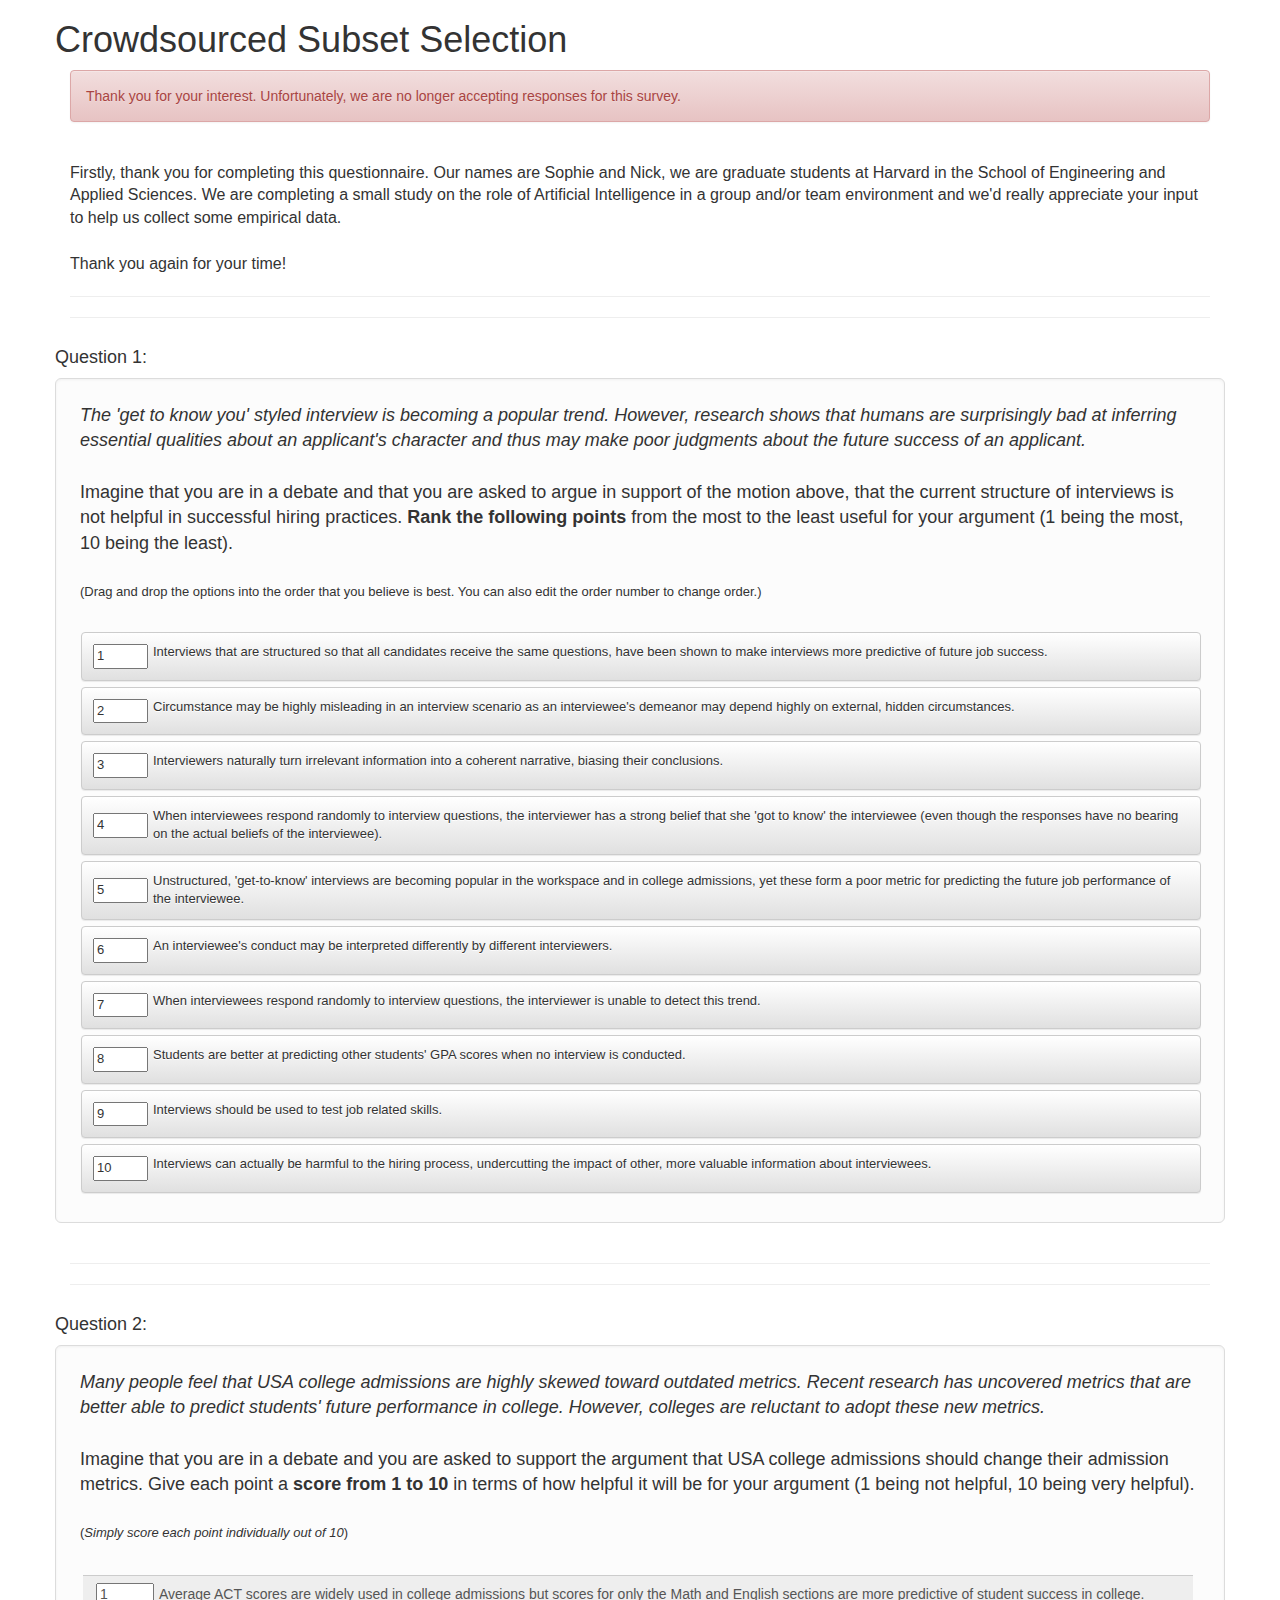
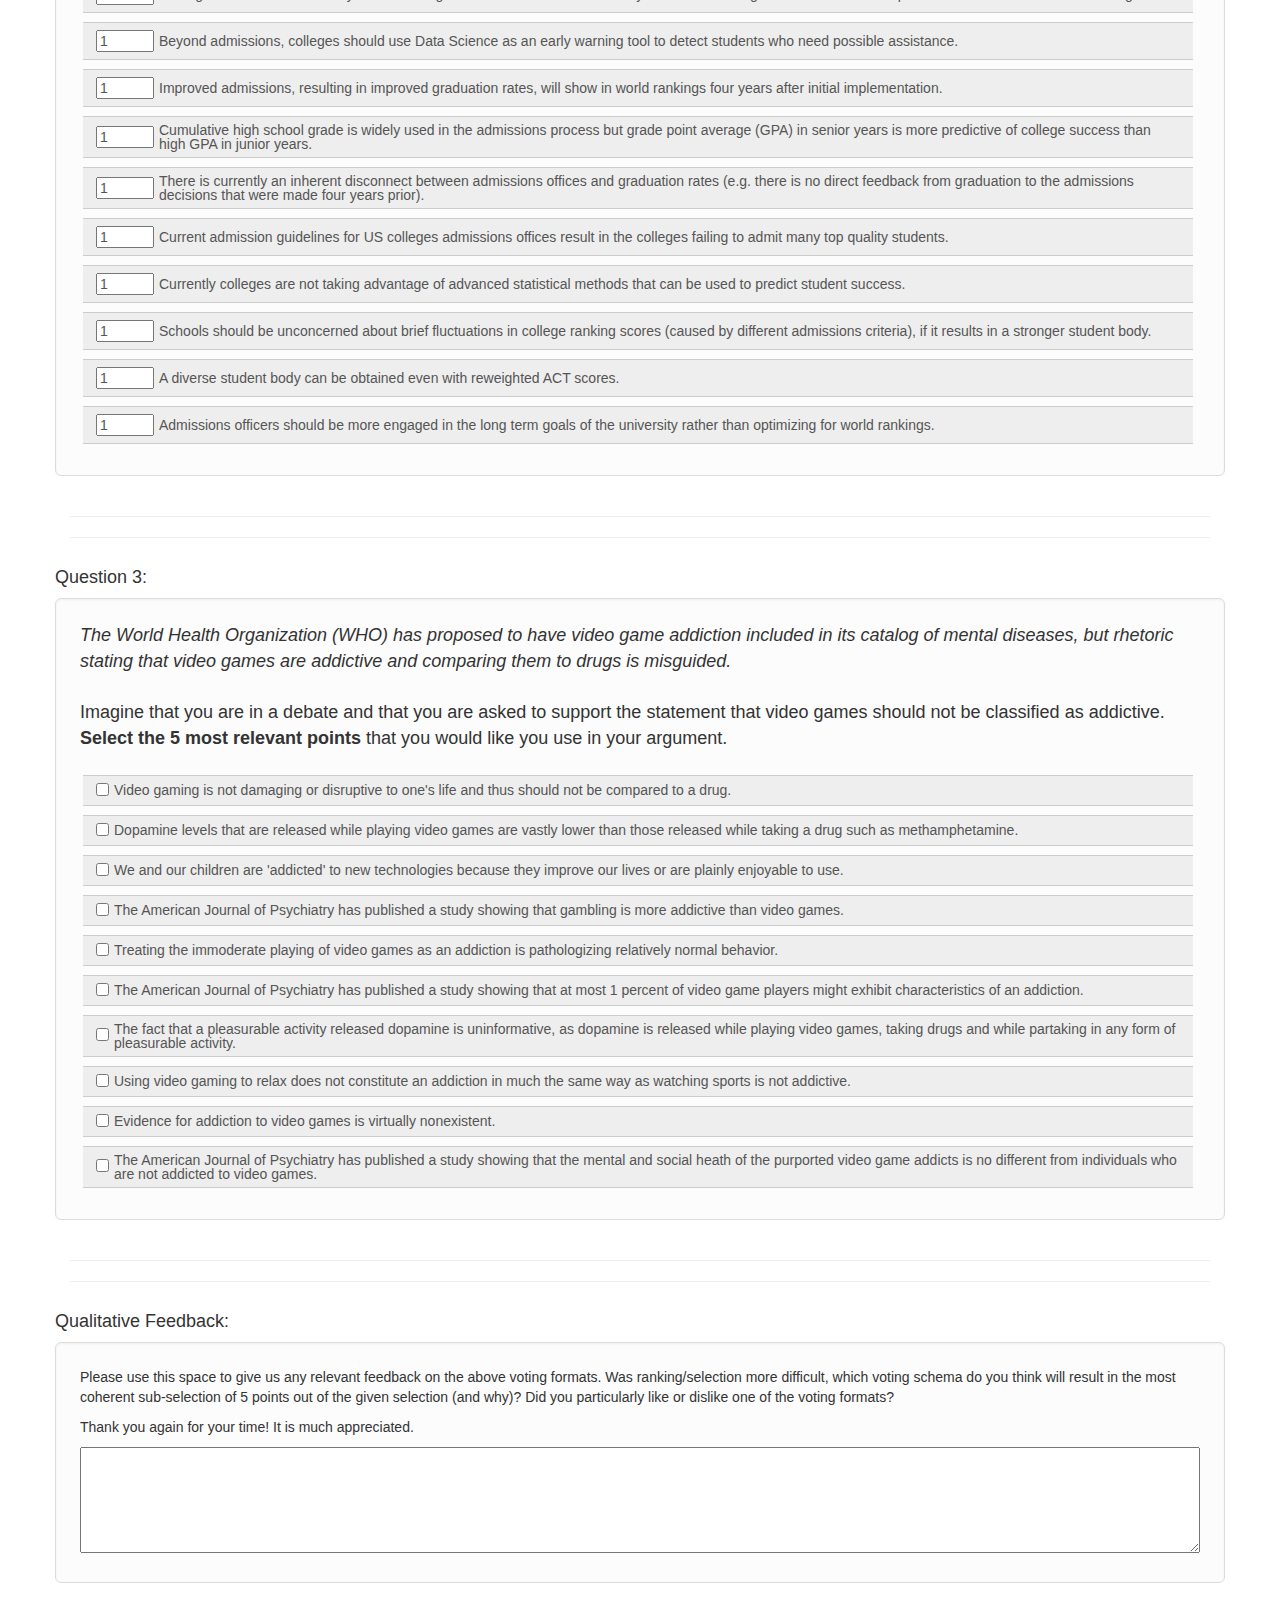
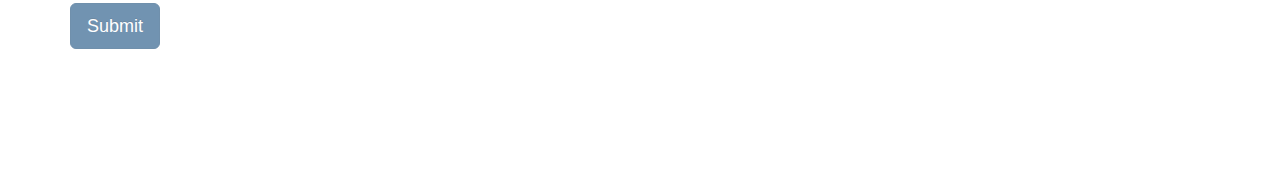
<file: web-selection-form/index.html>
<!doctype html>
<html class="no-js" lang="">
    <head>
        <meta charset="utf-8">
        <meta http-equiv="x-ua-compatible" content="ie=edge">

        <meta charset="utf-8">
        <meta name="viewport" content="width=device-width, initial-scale=1">
        <title>Subset Selection Survey</title>

        <!--<link rel="stylesheet" href="/resources/demos/style.css">-->
        <link rel="shortcut icon" href="favicon.png" type="image/x-icon">
        <style>
            .sortable { list-style-type: none; margin: 0; padding: 0; width: 100%; }
            .sortable li { margin: 1px 5px 5px 1px; padding: 2px; padding-left: 1.5em; font-size: 1.4em; }
            /*#sortable li span { position: absolute; margin-left: -1.3em; }*/
        </style>

        <link rel="stylesheet" href="js/jquery-ui-1.12.1/jquery-ui.min.css">
        <script src="js/jquery-3.2.1.min.js"></script>
        <script src="js/jquery-ui-1.12.1/jquery-ui.min.js"></script>
        <!--<script src="https://code.jquery.com/ui/1.12.1/jquery-ui.js"></script>-->

        <title>Crowdsourced Subset Selection</title>

        <meta name="description" content="">
        <meta name="viewport" content="width=device-width, initial-scale=1">

        <link rel="apple-touch-icon" href="apple-touch-icon.png">
        <!-- Place favicon.ico in the root directory -->

        <link rel="stylesheet" href="css/normalize.css">
        <link rel="stylesheet" href="css/main.css">

        <!-- Latest compiled and minified CSS -->
        <link rel="stylesheet" href="css/bootstrap.min.css" >

        <!-- Optional theme -->
        <link rel="stylesheet" href="css/bootstrap-theme.min.css" >
        <!-- Latest compiled and minified JavaScript -->
        <script src="js/bootstrap.min.js" ></script>
        <script src="js/vendor/modernizr-2.8.3.min.js"></script>
    </head>
    <body>
        <!--[if lt IE 8]>
            <p class="browserupgrade">You are using an <strong>outdated</strong> browser. Please <a href="http://browsehappy.com/">upgrade your browser</a> to improve your experience.</p>
        <![endif]-->

        <!-- Add your site or application content here -->

        <div class="container">
            <div class="row">
                <h1>Crowdsourced Subset Selection</h1>
            </div>

            <div class="alert alert-danger" role="alert">Thank you for your interest. Unfortunately, we are no longer accepting responses for this survey.</div>

            <br />
            <p style="font-size: medium">
                Firstly, thank you for completing this questionnaire. Our names are Sophie and Nick, we are graduate students at Harvard in the School of Engineering and Applied Sciences. We are completing a small study on the role of Artificial Intelligence in a group and/or team environment and we'd really appreciate your input to help us collect some empirical data.
                <br/>
                <br/>
                Thank you again for your time!
            </p>
            <hr />
            <hr />

            <div class="row">
                <h4>Question 1:</h4>
                <div class="well well-lg">
                    <div class="question_description" id="question1_description">
                    </div>
                    <br />
                    <ul id="question1_content">
                      </ul>
                </div>
            </div>

            <hr />
            <hr />

            <div class="row">
                <h4>Question 2:</h4>
                <div class="well well-lg">
                    <div class="question_description" id="question2_description">
                    </div>
                    <br />
                    <ul id="question2_content">
                    </ul>
                </div>
            </div>

            <hr />
            <hr />

            <div class="row">
                <h4>Question 3:</h4>
                <div class="well well-lg">
                    <div class="question_description" id="question3_description">
                    </div>
                    <br />
                    <ul id="question3_content">
                    </ul>
                </div>
            </div>

            <hr />
            <hr />

            <div class="row">
                <h4>Qualitative Feedback:</h4>
                <div class="well well-lg">
                    <p>Please use this space to give us any relevant feedback on the above voting formats. Was ranking/selection more difficult, which voting schema do you think will result in the most coherent sub-selection of 5 points out of the given selection (and why)? Did you particularly like or dislike one of the voting formats?</p>

                    <p>Thank you again for your time! It is much appreciated.</p>

                    <textarea id="qualitative_feedback" rows="5" style="width: 100%"></textarea>
                </div>
            </div>

            <div style="padding-bottom: 10em;">
                <button type="button" class="btn btn-lg btn-primary disabled" id="submitButton">Submit</button>
            </div>
        </div>

            <script>

//            window.mobileAndTabletcheck = function() {
//                var check = false;
//                (function(a){if(/(android|bb\d+|meego).+mobile|avantgo|bada\/|blackberry|blazer|compal|elaine|fennec|hiptop|iemobile|ip(hone|od)|iris|kindle|lge |maemo|midp|mmp|mobile.+firefox|netfront|opera m(ob|in)i|palm( os)?|phone|p(ixi|re)\/|plucker|pocket|psp|series(4|6)0|symbian|treo|up\.(browser|link)|vodafone|wap|windows ce|xda|xiino|android|ipad|playbook|silk/i.test(a)||/1207|6310|6590|3gso|4thp|50[1-6]i|770s|802s|a wa|abac|ac(er|oo|s\-)|ai(ko|rn)|al(av|ca|co)|amoi|an(ex|ny|yw)|aptu|ar(ch|go)|as(te|us)|attw|au(di|\-m|r |s )|avan|be(ck|ll|nq)|bi(lb|rd)|bl(ac|az)|br(e|v)w|bumb|bw\-(n|u)|c55\/|capi|ccwa|cdm\-|cell|chtm|cldc|cmd\-|co(mp|nd)|craw|da(it|ll|ng)|dbte|dc\-s|devi|dica|dmob|do(c|p)o|ds(12|\-d)|el(49|ai)|em(l2|ul)|er(ic|k0)|esl8|ez([4-7]0|os|wa|ze)|fetc|fly(\-|_)|g1 u|g560|gene|gf\-5|g\-mo|go(\.w|od)|gr(ad|un)|haie|hcit|hd\-(m|p|t)|hei\-|hi(pt|ta)|hp( i|ip)|hs\-c|ht(c(\-| |_|a|g|p|s|t)|tp)|hu(aw|tc)|i\-(20|go|ma)|i230|iac( |\-|\/)|ibro|idea|ig01|ikom|im1k|inno|ipaq|iris|ja(t|v)a|jbro|jemu|jigs|kddi|keji|kgt( |\/)|klon|kpt |kwc\-|kyo(c|k)|le(no|xi)|lg( g|\/(k|l|u)|50|54|\-[a-w])|libw|lynx|m1\-w|m3ga|m50\/|ma(te|ui|xo)|mc(01|21|ca)|m\-cr|me(rc|ri)|mi(o8|oa|ts)|mmef|mo(01|02|bi|de|do|t(\-| |o|v)|zz)|mt(50|p1|v )|mwbp|mywa|n10[0-2]|n20[2-3]|n30(0|2)|n50(0|2|5)|n7(0(0|1)|10)|ne((c|m)\-|on|tf|wf|wg|wt)|nok(6|i)|nzph|o2im|op(ti|wv)|oran|owg1|p800|pan(a|d|t)|pdxg|pg(13|\-([1-8]|c))|phil|pire|pl(ay|uc)|pn\-2|po(ck|rt|se)|prox|psio|pt\-g|qa\-a|qc(07|12|21|32|60|\-[2-7]|i\-)|qtek|r380|r600|raks|rim9|ro(ve|zo)|s55\/|sa(ge|ma|mm|ms|ny|va)|sc(01|h\-|oo|p\-)|sdk\/|se(c(\-|0|1)|47|mc|nd|ri)|sgh\-|shar|sie(\-|m)|sk\-0|sl(45|id)|sm(al|ar|b3|it|t5)|so(ft|ny)|sp(01|h\-|v\-|v )|sy(01|mb)|t2(18|50)|t6(00|10|18)|ta(gt|lk)|tcl\-|tdg\-|tel(i|m)|tim\-|t\-mo|to(pl|sh)|ts(70|m\-|m3|m5)|tx\-9|up(\.b|g1|si)|utst|v400|v750|veri|vi(rg|te)|vk(40|5[0-3]|\-v)|vm40|voda|vulc|vx(52|53|60|61|70|80|81|83|85|98)|w3c(\-| )|webc|whit|wi(g |nc|nw)|wmlb|wonu|x700|yas\-|your|zeto|zte\-/i.test(a.substr(0,4))) check = true;})(navigator.userAgent||navigator.vendor||window.opera);
//                return check;
//            };
//
//            if (window.mobileAndTabletcheck() === true) {
//                alert("Thanks so much for checking out this survey. Unfortunately, it can only be viewed on a desktop.");
//                window.location = "http://www.google.com";
//            }

            var time_start = Date.now()
            var time1 = Date.now()
            var time2 = Date.now()
            var time3 = Date.now()
            /**
             * Randomize array element order in-place.
             * Using Durstenfeld shuffle algorithm.
             */
            function shuffleArray(array) {
                for (var i = array.length - 1; i > 0; i--) {
                    var j = Math.floor(Math.random() * (i + 1));
                    var temp = array[i];
                    array[i] = array[j];
                    array[j] = temp;
                }
                return array;
            }

            function make_rank_question (question_data, question_div, answer_div, order) {

                var newDiv = document.createElement( "div" );
                var description = $(newDiv).append(question_data['question_description']);

                description.append(' ');
                description.append(question_data['question']['rank']);

                var paragraph = $(question_div);
                paragraph.css('font-size', 'large');
                paragraph.append(description)

                paragraph.append('<br/><p style="font-size: small">(Drag and drop the options into the order that you believe is best. You can also edit the order number to change order.</i>)</p>')

                var questions = $(answer_div)

                questions.addClass("sortable")
                questions.sortable({

                    update: function(e, ui) {

                        var new_order = $(this).find('li').map(function(i, item){ return $(item).data('order'); }).get();

                        var changed_order = new_order.map(function(i, j) { return order[i-1] });

                        $(question_div).empty()
                        $(answer_div).empty()
                        make_rank_question(question_data, question_div, answer_div, changed_order)

                        time1 = Date.now()

                    }

                });

                questions.sortable();
                questions.disableSelection();

                for (var i in order) {

                    var answer = question_data['answers'][order[i]]

                    var item = $(document.createElement( "li" ))
                    item.addClass("btn btn-default");
                    item.css('float', 'none');
                    item.css('white-space', 'normal')
                    item.css('padding', '10px');
                    item.css('width', 'inherit');
                    item.css('text-align', 'left');
                    item.css('font-size', 'small');

                    var span = $(document.createElement("tr"));
                    span.css('text-align', 'left')

                    var col = $(document.createElement("td"))
                    col.css('padding', '1px');
                    col.css('padding-right', '5px');

                    var badge =  $('<input type="number" min="1" max="10" step="1" value="1"/>');

//                    badge.addClass($('<input type="number" min="1" max="10" step="1" value="1"/>'));
                    $(badge).val(parseInt(i) + 1)
                    $(badge).attr('current_pos', parseInt(i) + 1)
                    item.data({'order': parseInt(i) + 1})
                    item.data({'value': order[i]})
                    badge.text($(item).data('order'))

                    $(badge).on("mouseup", function(e) {

                        var new_rank = parseInt($(e.target).val())-1
                        var current_index = parseInt($(e.target).attr('current_pos'))-1

                        if (new_rank < current_index) {
                            new_rank = current_index + 2
                            if (new_rank > 10) new_rank = 10
                            if (new_rank < 1) new_rank = 1
                            $(e.target).val(new_rank)
                        } else if (new_rank > current_index) {
                            new_rank = current_index
                            if (new_rank > 10) new_rank = 10
                            if (new_rank < 1) new_rank = 1
                            $(e.target).val(new_rank)
                        }
                    })

                    $(badge).change(function() {

                        var new_rank = parseInt($(this).val())-1
                        if (new_rank > 9) new_rank = 9
                        if (new_rank < 0) new_rank = 0
                        var current_index = parseInt($(this).attr('current_pos'))-1

                        var new_order = []

                        var i = 0
                        while (i < new_rank) {
                            if (i !== current_index) {
                                new_order.push(order[i])
                            } else {
                                new_rank += 1
                            }
                            i += 1
                        }
//                        debugger

                        new_order.push(order[current_index])

                        i = new_rank
                        while(i < 10){
                            if (i !== current_index) {
                                new_order.push(order[i])
                            }
                            i += 1
                        }
//                        for (var i in order) {
//                            if (order[i] < new_position) {
//                                new_order.push(order[i])
//                            } else {
//
//                            }
//                        }

                        $(question_div).empty()
                        $(answer_div).empty()
                        make_rank_question(question_data, question_div, answer_div, new_order)

                        time1 = Date.now()
                    });

                    col.append(badge);
                    span.append(col);
                    var text = $(document.createElement("span")).append(answer)
                    span.append(text)
                    item.append(span)
                    questions.append(item);

                }
            }

            function make_select_question (question_data, question_div, answer_div, order) {

                var newDiv = document.createElement( "div" );
                var description = $(newDiv).append(question_data['question_description']);
                description.append(' ');
                description.append(question_data['question']['select']);

                var paragraph = $(question_div);
                paragraph.css('font-size', 'large');
                paragraph.append(description)

                var questions = $(answer_div)

                var selected = []
                $(questions).data({'selected' : []})
                questions.css('margin', '0')
                questions.css('padding', '0')

                for (var i in order) {

                    var answer = question_data['answers'][order[i]]

                    var item = $(document.createElement( "li" ))
                    item.css('list-style-type', 'none')
                    item.css('white-space', 'normal')
                    item.css('margin', '0')
                    item.css('padding', '0')
                    item.css('white-space', 'normal')
                    item.css('float', 'none');
                    item.css('padding', '10px');
                    item.css('width', 'inherit');
//                    item.css('padding-left', '1.5em');
                    item.css('font-size', 'medium');
                    item.css('margin', '1px 5px 5px 1px')
                    item.css('padding', '2px')
//                    item.css('padding-left', '1.5em')
                    var span = $(document.createElement("tr"));
                    span.addClass("input-group-addon")
                    span.css('text-align', 'left')

                    var col = $(document.createElement("td"))
                    col.css('padding', '1px');
                    col.css('padding-right', '5px');

                    var checkbox =  $('<input type="checkbox" aria-label="...">');

                    $(checkbox).data({'value': order[i]});
                    $(checkbox).change(function() {

                        var selected = $(questions).find('input:checkbox:checked').map( function() {
                           return $(this).data('value');
                        }).get()

                        $(questions).data({'selected' : selected})

                        if (selected.length > 5) {
                            $(questions).find("#over_selection").remove()
                            $(questions).append('<p id="over_selection" style="color: red"><i>Please select exactly 5 options</i></p>')
                        } else {
                            $(questions).find("#over_selection").remove()
                        }

                        time2 = Date.now()
                    });

                    col.append(checkbox)

                    span.append(col)
                    var text = document.createElement('td');
                    text.append(answer)
                    span.append(text)
                    span.css('white-space', 'normal')
                    item.append(span)
                    questions.append(item);


                }
            }

            function make_ordinal_question (question_data, question_div, answer_div, order) {

                var newDiv = document.createElement( "div" );
                var description = $(newDiv).append(question_data['question_description']);
                description.append(' ');
                description.append(question_data['question']['number']);

                var paragraph = $(question_div);
                paragraph.css('font-size', 'large');
                paragraph.append(description)

                paragraph.append('<br/><p style="font-size: small">(<i>Simply score each point individually out of 10</i>)</p>')

                var questions = $(answer_div)

                var selected = []
                $(questions).data({'selected' : []})
                questions.css('margin', '0')
                questions.css('padding', '0')

                for (var i in order) {

                    var answer = question_data['answers'][order[i]]

                    var item = $(document.createElement( "li" ))
                    item.css('list-style-type', 'none')
                    item.css('white-space', 'normal')
                    item.css('margin', '0')
                    item.css('padding', '0')
                    item.css('white-space', 'normal')
                    item.css('float', 'none');
                    item.css('padding', '10px');
                    item.css('width', 'inherit');
//                    item.css('padding-left', '1.5em');
                    item.css('font-size', 'medium');
                    item.css('margin', '1px 5px 5px 1px')
                    item.css('padding', '2px')
//                    item.css('padding-left', '1.5em')
                    var span = $(document.createElement("tr"));
                    span.addClass("input-group-addon")
                    span.css('text-align', 'left')

                    var col = $(document.createElement("td"))
                    col.css('padding', '1px');
                    col.css('padding-right', '5px');

//                    var checkbox =  $('<input type="checkbox" aria-label="...">');
                    var checkbox =  $('<input type="number" min="1" max="10" step="1" value="1"/>');
                    $(checkbox).data({'value': order[i]});
                    $(checkbox).change(function() {
//
//                        var selected = $(questions).find('input:checkbox:checked').map( function() {
//                            return $(this).data('value');
//                        }).get()
//
//                        $(questions).data({'selected' : selected})
//
//                        if (selected.length > 5) {
//                            $(questions).find("#over_selection").remove()
//                            $(questions).append('<p id="over_selection" style="color: red"><i>Please select exactly 5 options</i></p>')
//                        } else {
//                            $(questions).find("#over_selection").remove()
//                        }
//
                        time3 = Date.now()
                    });

                    col.append(checkbox)

                    span.append(col)
                    var text = document.createElement('td');
                    text.append(answer)
                    span.append(text)
                    span.css('white-space', 'normal')
                    item.append(span)
                    questions.append(item);


                }
            }

            var selection_mapping = Array.apply(null, {length: 3}).map(Number.call, Number).map(function(x) {return x+1})
            selection_mapping = shuffleArray(selection_mapping)
            var selection1 = selection_mapping[0]
            var selection2 = selection_mapping[1]
            var selection3 = selection_mapping[2]

//            var selection1 = Math.floor((Math.random() * 2) + 1);
//            var selection2 = Math.floor((Math.random() * 2) + 1);
//            var selection3 = 2
//            if ((selection1 === 1) && (selection2 === 1)){
//                selection3 = 2
//            }else if (selection1 === 2 && selection2 === 2){
//                selection3 = 1
//            }else{
//                selection3 = Math.floor((Math.random() * 2) + 1);
//            }

            var question_mapping = Array.apply(null, {length: 3}).map(Number.call, Number).map(function(x) {return x+1})
            question_mapping = shuffleArray(question_mapping)
//            console.log(question_mapping)

            $.getJSON("data/questions.json", function(data) {

                console.log(data)

                var question1_map = 'question' + question_mapping[0]
                var order1 = Array.apply(null, {length: 10}).map(Number.call, Number).map(function(x) {return x+1})
                order1 = shuffleArray(order1)
                var question1 = data[question1_map]
                if (selection1 === 1){
                    make_rank_question(question1, "#question1_description", "#question1_content", order1, time1)
                } else if (selection1 === 2) {
                    make_select_question(question1, "#question1_description", "#question1_content", order1, time1)
                } else {
                    make_ordinal_question(question1, "#question1_description", "#question1_content", order1, time1)
                }




                var question2_map = 'question' + question_mapping[1]
                var order2 = Array.apply(null, {length: 10}).map(Number.call, Number).map(function(x) {return x+1})
                order2 = shuffleArray(order2)
                var question2 = data[question2_map]
                if (selection2 === 1){
                    make_rank_question(question2, "#question2_description", "#question2_content", order2, time2)
                } else if (selection2 === 2) {
                    make_select_question(question2, "#question2_description", "#question2_content", order2, time2)
                } else {
                    make_ordinal_question(question2, "#question2_description", "#question2_content", order2, time2)
                }



                var question3_map = 'question' + question_mapping[2]
                var order3 = Array.apply(null, {length: 10}).map(Number.call, Number).map(function(x) {return x+1})
                order3 = shuffleArray(order3)
                var question3 = data[question3_map]
                if (selection3 === 1){
                    make_rank_question(question3, "#question3_description", "#question3_content", order3, time3)
                } else if (selection3 === 2) {
                    make_select_question(question3, "#question3_description", "#question3_content", order3, time3)
                } else {
                    make_ordinal_question(question3, "#question3_description", "#question3_content", order3, time3)
                }

            });

            $('#submitButton').click( function() {

//                debugger;
//                var ok_flag = 0
//                var question1_data
//                if (selection1 === 1){
//                    question1_data = $("#question1_content").find('li').map(function(i, item){ return $(item).data('value'); }).get()
//                } else if (selection1 === 2){
//                    question1_data = $("#question1_content").find('input:checkbox:checked').map( function() { return $(this).data('value'); }).get()
//                    if (question1_data.length !== 5) {
//                        alert('Please make 5 selections for the multiple choice question on Question 1')
//                        ok_flag = 1
//                    }
//                } else {
//                    question1_data = []
//                    var question1_data_ = $("#question1_content").find('input').map( function() { return $(this).val(); }).get()
//                    var question1_order = $("#question1_content").find('input').map( function() { return $(this).data('value'); }).get()
//
//                    for (var i in question1_order) {
//                        question1_data[question1_order[i]] = question1_data_[i]
//                    }
//
//                    if ((question1_data.reduce(function(a, b) { return parseInt(a) + parseInt(b); }, 0) === 10)) {
//                        alert('Please make at least one choice on Question 1')
//                        ok_flag = 1
//                    }
//                }
//
//
//
//                var question2_data
//                if (selection2 === 1){
//                    question2_data = $("#question2_content").find('li').map(function(i, item){ return $(item).data('value'); }).get()
//                } else if (selection2 === 2){
//                    question2_data = $("#question2_content").find('input:checkbox:checked').map( function() { return $(this).data('value'); }).get()
//                    if ((question2_data.length !== 5) && (ok_flag === 0)) {
//                        alert('Please make 5 selections for the multiple choice question on Question 2')
//                        ok_flag = 1
//                    }
//                } else {
//                    question2_data = []
//                    var question2_data_ = $("#question2_content").find('input').map( function() { return $(this).val(); }).get()
//                    var question2_order = $("#question2_content").find('input').map( function() { return $(this).data('value'); }).get()
//
//                    for (var i in question2_order) {
//                        question2_data[question2_order[i]] = question2_data_[i]
//                    }
//
//                    if ((question2_data.reduce(function(a, b) { return parseInt(a) + parseInt(b); }, 0) === 10)&& (ok_flag === 0)) {
//                        alert('Please make at least one choice on Question 2')
//                        ok_flag = 1
//                    }
//                }
//
//
//
//                var question3_data
//                if (selection3 === 1){
//                    question3_data = $("#question3_content").find('li').map(function(i, item){ return $(item).data('value'); }).get()
//                } else if (selection3 === 2){
//                    question3_data = $("#question3_content").find('input:checkbox:checked').map( function() { return $(this).data('value'); }).get()
//                    if ((question3_data.length !== 5) && (ok_flag === 0)) {
//                        alert('Please make 5 selections for the multiple choice question on Question 3')
//                        ok_flag = 1
//                    }
//                } else {
//                    question3_data = []
//                    var question3_data_ = $("#question3_content").find('input').map( function() { return $(this).val(); }).get()
//                    var question3_order = $("#question3_content").find('input').map( function() { return $(this).data('value'); }).get()
//
//                    for (var i in question3_order) {
//                        question3_data[question3_order[i]] = question3_data_[i]
//                    }
//
//                    if ((question3_data.reduce(function(a, b) { return parseInt(a) + parseInt(b); }, 0) === 10)&& (ok_flag === 0)) {
//                        alert('Please make at least one choice on Question 3')
//                        ok_flag = 1
//                    }
//                }
//
//
//
//
//                if (ok_flag !== 1){
//
//                    var data = {}
//                    data['question' + question_mapping[0] + '_id'] = question_mapping[0];
//                    data['question' + question_mapping[1] + '_id'] = question_mapping[1];
//                    data['question' + question_mapping[2] + '_id'] = question_mapping[2];
//                    data['question' + selection_mapping[0] + '_time'] = time1;
//                    data['question' + selection_mapping[1] + '_time'] = time2;
//                    data['question' + selection_mapping[2] + '_time'] = time3;
//                    data['question' + question_mapping[0] + '_selections'] = question1_data
//                    data['question' + question_mapping[1] + '_selections'] = question2_data
//                    data['question' + question_mapping[2] + '_selections'] = question3_data
//                    data['question' + question_mapping[0] + '_type'] = selection1
//                    data['question' + question_mapping[1] + '_type'] = selection2
//                    data['question' + question_mapping[2] + '_type'] = selection3
//                    data['time_start'] = time_start
//                    data['time_end'] = Date.now()
//                    data['qualitative_feedback'] = $('#qualitative_feedback').val();
//
//                    console.log(data)
////                    debugger;
////
//                    $.ajax ({
//                        type: "POST",
//                        url: 'https://54w56om3u3.execute-api.us-east-1.amazonaws.com/test',
//                        dataType: 'application/json',
//                        async: false,
//                        data: JSON.stringify(data),
//                        success: function () {
//
//                            alert("Thanks a lot! We appreciate it.");
//                            window.location = "http://www.google.com";
//                        },
//                        error: function() {
//                            alert("Thanks a lot! We appreciate it.");
//                            window.location = "http://www.google.com";
//                        }
//                    })
//                }
            });

        </script>


        <script>
            (function(b,o,i,l,e,r){b.GoogleAnalyticsObject=l;b[l]||(b[l]=
            function(){(b[l].q=b[l].q||[]).push(arguments)});b[l].l=+new Date;
            e=o.createElement(i);r=o.getElementsByTagName(i)[0];
            e.src='https://www.google-analytics.com/analytics.js';
            r.parentNode.insertBefore(e,r)}(window,document,'script','ga'));
            ga('create','UA-XXXXX-X','auto');ga('send','pageview');
        </script>
    </body>
</html>
</file>
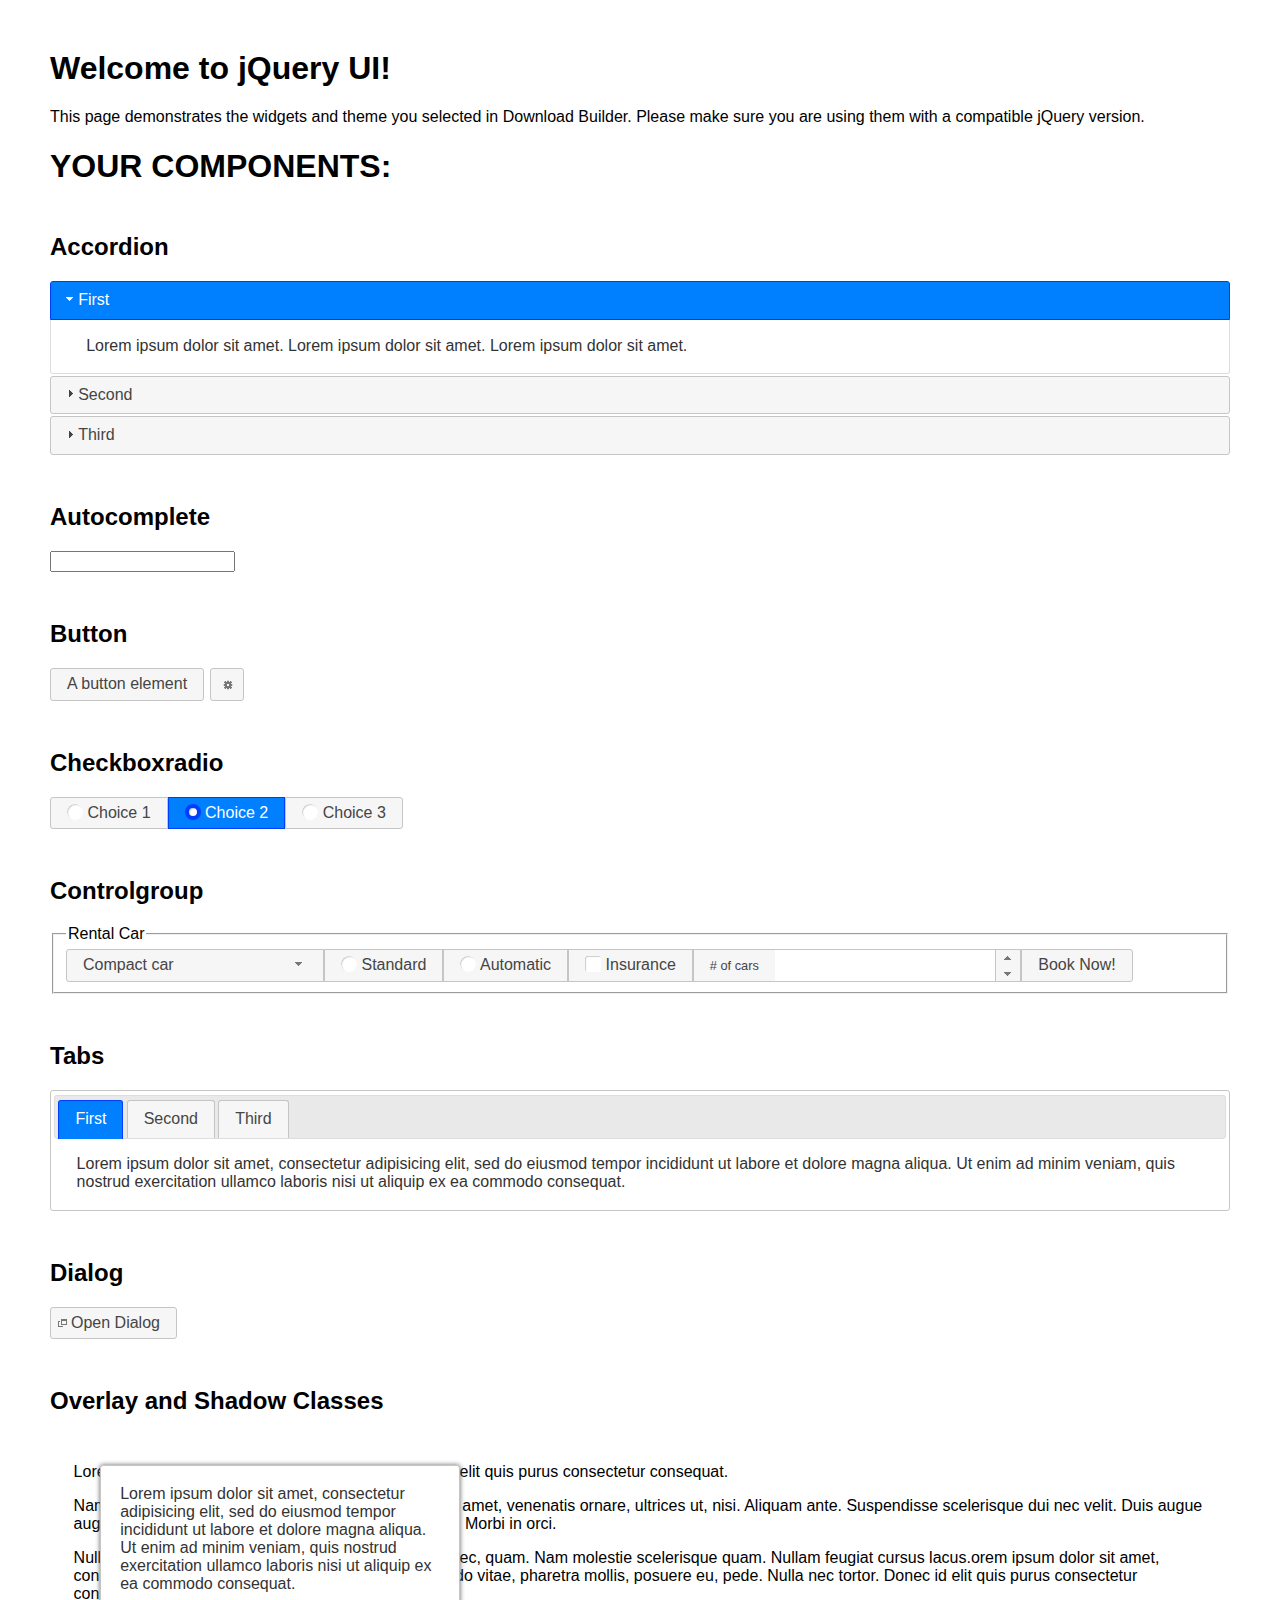
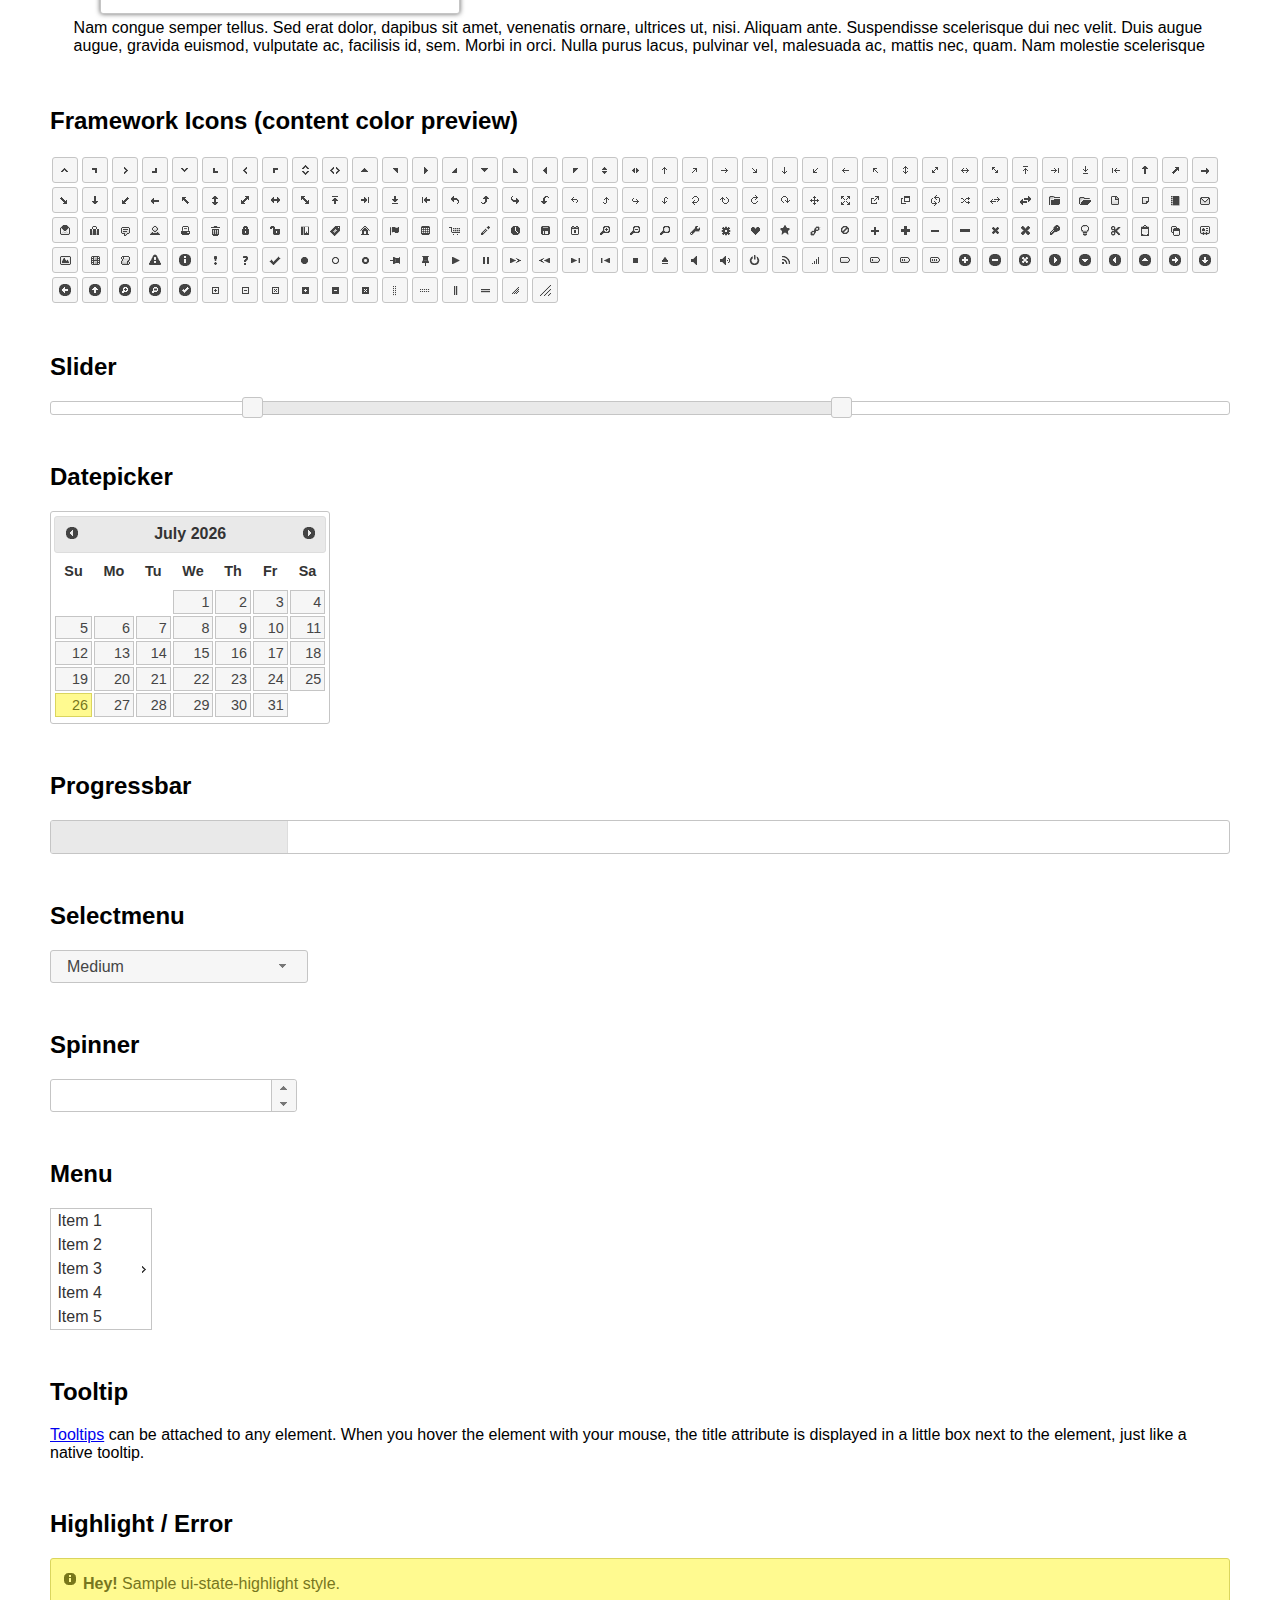
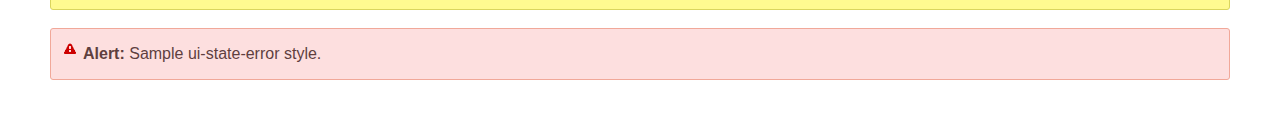
<file: web-selection-form/js/jquery-ui-1.12.1/index.html>
<!doctype html>
<html lang="us">
<head>
	<meta charset="utf-8">
	<title>jQuery UI Example Page</title>
	<link href="jquery-ui.css" rel="stylesheet">
	<style>
	body{
		font-family: "Trebuchet MS", sans-serif;
		margin: 50px;
	}
	.demoHeaders {
		margin-top: 2em;
	}
	#dialog-link {
		padding: .4em 1em .4em 20px;
		text-decoration: none;
		position: relative;
	}
	#dialog-link span.ui-icon {
		margin: 0 5px 0 0;
		position: absolute;
		left: .2em;
		top: 50%;
		margin-top: -8px;
	}
	#icons {
		margin: 0;
		padding: 0;
	}
	#icons li {
		margin: 2px;
		position: relative;
		padding: 4px 0;
		cursor: pointer;
		float: left;
		list-style: none;
	}
	#icons span.ui-icon {
		float: left;
		margin: 0 4px;
	}
	.fakewindowcontain .ui-widget-overlay {
		position: absolute;
	}
	select {
		width: 200px;
	}
	</style>
</head>
<body>

<h1>Welcome to jQuery UI!</h1>

<div class="ui-widget">
	<p>This page demonstrates the widgets and theme you selected in Download Builder. Please make sure you are using them with a compatible jQuery version.</p>
</div>

<h1>YOUR COMPONENTS:</h1>


<!-- Accordion -->
<h2 class="demoHeaders">Accordion</h2>
<div id="accordion">
	<h3>First</h3>
	<div>Lorem ipsum dolor sit amet. Lorem ipsum dolor sit amet. Lorem ipsum dolor sit amet.</div>
	<h3>Second</h3>
	<div>Phasellus mattis tincidunt nibh.</div>
	<h3>Third</h3>
	<div>Nam dui erat, auctor a, dignissim quis.</div>
</div>



<!-- Autocomplete -->
<h2 class="demoHeaders">Autocomplete</h2>
<div>
	<input id="autocomplete" title="type &quot;a&quot;">
</div>



<!-- Button -->
<h2 class="demoHeaders">Button</h2>
<button id="button">A button element</button>
<button id="button-icon">An icon-only button</button>



<!-- Checkboxradio -->
<h2 class="demoHeaders">Checkboxradio</h2>
<form style="margin-top: 1em;">
	<div id="radioset">
		<input type="radio" id="radio1" name="radio"><label for="radio1">Choice 1</label>
		<input type="radio" id="radio2" name="radio" checked="checked"><label for="radio2">Choice 2</label>
		<input type="radio" id="radio3" name="radio"><label for="radio3">Choice 3</label>
	</div>
</form>



<!-- Controlgroup -->
<h2 class="demoHeaders">Controlgroup</h2>
<fieldset>
	<legend>Rental Car</legend>
	<div id="controlgroup">
		<select id="car-type">
			<option>Compact car</option>
			<option>Midsize car</option>
			<option>Full size car</option>
			<option>SUV</option>
			<option>Luxury</option>
			<option>Truck</option>
			<option>Van</option>
		</select>
		<label for="transmission-standard">Standard</label>
		<input type="radio" name="transmission" id="transmission-standard">
		<label for="transmission-automatic">Automatic</label>
		<input type="radio" name="transmission" id="transmission-automatic">
		<label for="insurance">Insurance</label>
		<input type="checkbox" name="insurance" id="insurance">
		<label for="horizontal-spinner" class="ui-controlgroup-label"># of cars</label>
		<input id="horizontal-spinner" class="ui-spinner-input">
		<button>Book Now!</button>
	</div>
</fieldset>



<!-- Tabs -->
<h2 class="demoHeaders">Tabs</h2>
<div id="tabs">
	<ul>
		<li><a href="#tabs-1">First</a></li>
		<li><a href="#tabs-2">Second</a></li>
		<li><a href="#tabs-3">Third</a></li>
	</ul>
	<div id="tabs-1">Lorem ipsum dolor sit amet, consectetur adipisicing elit, sed do eiusmod tempor incididunt ut labore et dolore magna aliqua. Ut enim ad minim veniam, quis nostrud exercitation ullamco laboris nisi ut aliquip ex ea commodo consequat.</div>
	<div id="tabs-2">Phasellus mattis tincidunt nibh. Cras orci urna, blandit id, pretium vel, aliquet ornare, felis. Maecenas scelerisque sem non nisl. Fusce sed lorem in enim dictum bibendum.</div>
	<div id="tabs-3">Nam dui erat, auctor a, dignissim quis, sollicitudin eu, felis. Pellentesque nisi urna, interdum eget, sagittis et, consequat vestibulum, lacus. Mauris porttitor ullamcorper augue.</div>
</div>



<h2 class="demoHeaders">Dialog</h2>
<p>
	<button id="dialog-link" class="ui-button ui-corner-all ui-widget">
		<span class="ui-icon ui-icon-newwin"></span>Open Dialog
	</button>
</p>

<h2 class="demoHeaders">Overlay and Shadow Classes</h2>
<div style="position: relative; width: 96%; height: 200px; padding:1% 2%; overflow:hidden;" class="fakewindowcontain">
	<p>Lorem ipsum dolor sit amet,  Nulla nec tortor. Donec id elit quis purus consectetur consequat. </p><p>Nam congue semper tellus. Sed erat dolor, dapibus sit amet, venenatis ornare, ultrices ut, nisi. Aliquam ante. Suspendisse scelerisque dui nec velit. Duis augue augue, gravida euismod, vulputate ac, facilisis id, sem. Morbi in orci. </p><p>Nulla purus lacus, pulvinar vel, malesuada ac, mattis nec, quam. Nam molestie scelerisque quam. Nullam feugiat cursus lacus.orem ipsum dolor sit amet, consectetur adipiscing elit. Donec libero risus, commodo vitae, pharetra mollis, posuere eu, pede. Nulla nec tortor. Donec id elit quis purus consectetur consequat. </p><p>Nam congue semper tellus. Sed erat dolor, dapibus sit amet, venenatis ornare, ultrices ut, nisi. Aliquam ante. Suspendisse scelerisque dui nec velit. Duis augue augue, gravida euismod, vulputate ac, facilisis id, sem. Morbi in orci. Nulla purus lacus, pulvinar vel, malesuada ac, mattis nec, quam. Nam molestie scelerisque quam. </p><p>Nullam feugiat cursus lacus.orem ipsum dolor sit amet, consectetur adipiscing elit. Donec libero risus, commodo vitae, pharetra mollis, posuere eu, pede. Nulla nec tortor. Donec id elit quis purus consectetur consequat. Nam congue semper tellus. Sed erat dolor, dapibus sit amet, venenatis ornare, ultrices ut, nisi. Aliquam ante. </p><p>Suspendisse scelerisque dui nec velit. Duis augue augue, gravida euismod, vulputate ac, facilisis id, sem. Morbi in orci. Nulla purus lacus, pulvinar vel, malesuada ac, mattis nec, quam. Nam molestie scelerisque quam. Nullam feugiat cursus lacus.orem ipsum dolor sit amet, consectetur adipiscing elit. Donec libero risus, commodo vitae, pharetra mollis, posuere eu, pede. Nulla nec tortor. Donec id elit quis purus consectetur consequat. Nam congue semper tellus. Sed erat dolor, dapibus sit amet, venenatis ornare, ultrices ut, nisi. </p>

	<!-- ui-dialog -->
	<div class="ui-widget-overlay ui-front"></div>
	<div style="position: absolute; width: 320px; left: 50px; top: 30px; padding: 1.2em" class="ui-widget ui-front ui-widget-content ui-corner-all ui-widget-shadow">
		Lorem ipsum dolor sit amet, consectetur adipisicing elit, sed do eiusmod tempor incididunt ut labore et dolore magna aliqua. Ut enim ad minim veniam, quis nostrud exercitation ullamco laboris nisi ut aliquip ex ea commodo consequat.
	</div>

</div>

<!-- ui-dialog -->
<div id="dialog" title="Dialog Title">
	<p>Lorem ipsum dolor sit amet, consectetur adipisicing elit, sed do eiusmod tempor incididunt ut labore et dolore magna aliqua. Ut enim ad minim veniam, quis nostrud exercitation ullamco laboris nisi ut aliquip ex ea commodo consequat.</p>
</div>



<h2 class="demoHeaders">Framework Icons (content color preview)</h2>
<ul id="icons" class="ui-widget ui-helper-clearfix">
	<li class="ui-state-default ui-corner-all" title=".ui-icon-caret-1-n"><span class="ui-icon ui-icon-caret-1-n"></span></li>
	<li class="ui-state-default ui-corner-all" title=".ui-icon-caret-1-ne"><span class="ui-icon ui-icon-caret-1-ne"></span></li>
	<li class="ui-state-default ui-corner-all" title=".ui-icon-caret-1-e"><span class="ui-icon ui-icon-caret-1-e"></span></li>
	<li class="ui-state-default ui-corner-all" title=".ui-icon-caret-1-se"><span class="ui-icon ui-icon-caret-1-se"></span></li>
	<li class="ui-state-default ui-corner-all" title=".ui-icon-caret-1-s"><span class="ui-icon ui-icon-caret-1-s"></span></li>
	<li class="ui-state-default ui-corner-all" title=".ui-icon-caret-1-sw"><span class="ui-icon ui-icon-caret-1-sw"></span></li>
	<li class="ui-state-default ui-corner-all" title=".ui-icon-caret-1-w"><span class="ui-icon ui-icon-caret-1-w"></span></li>
	<li class="ui-state-default ui-corner-all" title=".ui-icon-caret-1-nw"><span class="ui-icon ui-icon-caret-1-nw"></span></li>
	<li class="ui-state-default ui-corner-all" title=".ui-icon-caret-2-n-s"><span class="ui-icon ui-icon-caret-2-n-s"></span></li>
	<li class="ui-state-default ui-corner-all" title=".ui-icon-caret-2-e-w"><span class="ui-icon ui-icon-caret-2-e-w"></span></li>
	<li class="ui-state-default ui-corner-all" title=".ui-icon-triangle-1-n"><span class="ui-icon ui-icon-triangle-1-n"></span></li>
	<li class="ui-state-default ui-corner-all" title=".ui-icon-triangle-1-ne"><span class="ui-icon ui-icon-triangle-1-ne"></span></li>
	<li class="ui-state-default ui-corner-all" title=".ui-icon-triangle-1-e"><span class="ui-icon ui-icon-triangle-1-e"></span></li>
	<li class="ui-state-default ui-corner-all" title=".ui-icon-triangle-1-se"><span class="ui-icon ui-icon-triangle-1-se"></span></li>
	<li class="ui-state-default ui-corner-all" title=".ui-icon-triangle-1-s"><span class="ui-icon ui-icon-triangle-1-s"></span></li>
	<li class="ui-state-default ui-corner-all" title=".ui-icon-triangle-1-sw"><span class="ui-icon ui-icon-triangle-1-sw"></span></li>
	<li class="ui-state-default ui-corner-all" title=".ui-icon-triangle-1-w"><span class="ui-icon ui-icon-triangle-1-w"></span></li>
	<li class="ui-state-default ui-corner-all" title=".ui-icon-triangle-1-nw"><span class="ui-icon ui-icon-triangle-1-nw"></span></li>
	<li class="ui-state-default ui-corner-all" title=".ui-icon-triangle-2-n-s"><span class="ui-icon ui-icon-triangle-2-n-s"></span></li>
	<li class="ui-state-default ui-corner-all" title=".ui-icon-triangle-2-e-w"><span class="ui-icon ui-icon-triangle-2-e-w"></span></li>
	<li class="ui-state-default ui-corner-all" title=".ui-icon-arrow-1-n"><span class="ui-icon ui-icon-arrow-1-n"></span></li>
	<li class="ui-state-default ui-corner-all" title=".ui-icon-arrow-1-ne"><span class="ui-icon ui-icon-arrow-1-ne"></span></li>
	<li class="ui-state-default ui-corner-all" title=".ui-icon-arrow-1-e"><span class="ui-icon ui-icon-arrow-1-e"></span></li>
	<li class="ui-state-default ui-corner-all" title=".ui-icon-arrow-1-se"><span class="ui-icon ui-icon-arrow-1-se"></span></li>
	<li class="ui-state-default ui-corner-all" title=".ui-icon-arrow-1-s"><span class="ui-icon ui-icon-arrow-1-s"></span></li>
	<li class="ui-state-default ui-corner-all" title=".ui-icon-arrow-1-sw"><span class="ui-icon ui-icon-arrow-1-sw"></span></li>
	<li class="ui-state-default ui-corner-all" title=".ui-icon-arrow-1-w"><span class="ui-icon ui-icon-arrow-1-w"></span></li>
	<li class="ui-state-default ui-corner-all" title=".ui-icon-arrow-1-nw"><span class="ui-icon ui-icon-arrow-1-nw"></span></li>
	<li class="ui-state-default ui-corner-all" title=".ui-icon-arrow-2-n-s"><span class="ui-icon ui-icon-arrow-2-n-s"></span></li>
	<li class="ui-state-default ui-corner-all" title=".ui-icon-arrow-2-ne-sw"><span class="ui-icon ui-icon-arrow-2-ne-sw"></span></li>
	<li class="ui-state-default ui-corner-all" title=".ui-icon-arrow-2-e-w"><span class="ui-icon ui-icon-arrow-2-e-w"></span></li>
	<li class="ui-state-default ui-corner-all" title=".ui-icon-arrow-2-se-nw"><span class="ui-icon ui-icon-arrow-2-se-nw"></span></li>
	<li class="ui-state-default ui-corner-all" title=".ui-icon-arrowstop-1-n"><span class="ui-icon ui-icon-arrowstop-1-n"></span></li>
	<li class="ui-state-default ui-corner-all" title=".ui-icon-arrowstop-1-e"><span class="ui-icon ui-icon-arrowstop-1-e"></span></li>
	<li class="ui-state-default ui-corner-all" title=".ui-icon-arrowstop-1-s"><span class="ui-icon ui-icon-arrowstop-1-s"></span></li>
	<li class="ui-state-default ui-corner-all" title=".ui-icon-arrowstop-1-w"><span class="ui-icon ui-icon-arrowstop-1-w"></span></li>
	<li class="ui-state-default ui-corner-all" title=".ui-icon-arrowthick-1-n"><span class="ui-icon ui-icon-arrowthick-1-n"></span></li>
	<li class="ui-state-default ui-corner-all" title=".ui-icon-arrowthick-1-ne"><span class="ui-icon ui-icon-arrowthick-1-ne"></span></li>
	<li class="ui-state-default ui-corner-all" title=".ui-icon-arrowthick-1-e"><span class="ui-icon ui-icon-arrowthick-1-e"></span></li>
	<li class="ui-state-default ui-corner-all" title=".ui-icon-arrowthick-1-se"><span class="ui-icon ui-icon-arrowthick-1-se"></span></li>
	<li class="ui-state-default ui-corner-all" title=".ui-icon-arrowthick-1-s"><span class="ui-icon ui-icon-arrowthick-1-s"></span></li>
	<li class="ui-state-default ui-corner-all" title=".ui-icon-arrowthick-1-sw"><span class="ui-icon ui-icon-arrowthick-1-sw"></span></li>
	<li class="ui-state-default ui-corner-all" title=".ui-icon-arrowthick-1-w"><span class="ui-icon ui-icon-arrowthick-1-w"></span></li>
	<li class="ui-state-default ui-corner-all" title=".ui-icon-arrowthick-1-nw"><span class="ui-icon ui-icon-arrowthick-1-nw"></span></li>
	<li class="ui-state-default ui-corner-all" title=".ui-icon-arrowthick-2-n-s"><span class="ui-icon ui-icon-arrowthick-2-n-s"></span></li>
	<li class="ui-state-default ui-corner-all" title=".ui-icon-arrowthick-2-ne-sw"><span class="ui-icon ui-icon-arrowthick-2-ne-sw"></span></li>
	<li class="ui-state-default ui-corner-all" title=".ui-icon-arrowthick-2-e-w"><span class="ui-icon ui-icon-arrowthick-2-e-w"></span></li>
	<li class="ui-state-default ui-corner-all" title=".ui-icon-arrowthick-2-se-nw"><span class="ui-icon ui-icon-arrowthick-2-se-nw"></span></li>
	<li class="ui-state-default ui-corner-all" title=".ui-icon-arrowthickstop-1-n"><span class="ui-icon ui-icon-arrowthickstop-1-n"></span></li>
	<li class="ui-state-default ui-corner-all" title=".ui-icon-arrowthickstop-1-e"><span class="ui-icon ui-icon-arrowthickstop-1-e"></span></li>
	<li class="ui-state-default ui-corner-all" title=".ui-icon-arrowthickstop-1-s"><span class="ui-icon ui-icon-arrowthickstop-1-s"></span></li>
	<li class="ui-state-default ui-corner-all" title=".ui-icon-arrowthickstop-1-w"><span class="ui-icon ui-icon-arrowthickstop-1-w"></span></li>
	<li class="ui-state-default ui-corner-all" title=".ui-icon-arrowreturnthick-1-w"><span class="ui-icon ui-icon-arrowreturnthick-1-w"></span></li>
	<li class="ui-state-default ui-corner-all" title=".ui-icon-arrowreturnthick-1-n"><span class="ui-icon ui-icon-arrowreturnthick-1-n"></span></li>
	<li class="ui-state-default ui-corner-all" title=".ui-icon-arrowreturnthick-1-e"><span class="ui-icon ui-icon-arrowreturnthick-1-e"></span></li>
	<li class="ui-state-default ui-corner-all" title=".ui-icon-arrowreturnthick-1-s"><span class="ui-icon ui-icon-arrowreturnthick-1-s"></span></li>
	<li class="ui-state-default ui-corner-all" title=".ui-icon-arrowreturn-1-w"><span class="ui-icon ui-icon-arrowreturn-1-w"></span></li>
	<li class="ui-state-default ui-corner-all" title=".ui-icon-arrowreturn-1-n"><span class="ui-icon ui-icon-arrowreturn-1-n"></span></li>
	<li class="ui-state-default ui-corner-all" title=".ui-icon-arrowreturn-1-e"><span class="ui-icon ui-icon-arrowreturn-1-e"></span></li>
	<li class="ui-state-default ui-corner-all" title=".ui-icon-arrowreturn-1-s"><span class="ui-icon ui-icon-arrowreturn-1-s"></span></li>
	<li class="ui-state-default ui-corner-all" title=".ui-icon-arrowrefresh-1-w"><span class="ui-icon ui-icon-arrowrefresh-1-w"></span></li>
	<li class="ui-state-default ui-corner-all" title=".ui-icon-arrowrefresh-1-n"><span class="ui-icon ui-icon-arrowrefresh-1-n"></span></li>
	<li class="ui-state-default ui-corner-all" title=".ui-icon-arrowrefresh-1-e"><span class="ui-icon ui-icon-arrowrefresh-1-e"></span></li>
	<li class="ui-state-default ui-corner-all" title=".ui-icon-arrowrefresh-1-s"><span class="ui-icon ui-icon-arrowrefresh-1-s"></span></li>
	<li class="ui-state-default ui-corner-all" title=".ui-icon-arrow-4"><span class="ui-icon ui-icon-arrow-4"></span></li>
	<li class="ui-state-default ui-corner-all" title=".ui-icon-arrow-4-diag"><span class="ui-icon ui-icon-arrow-4-diag"></span></li>
	<li class="ui-state-default ui-corner-all" title=".ui-icon-extlink"><span class="ui-icon ui-icon-extlink"></span></li>
	<li class="ui-state-default ui-corner-all" title=".ui-icon-newwin"><span class="ui-icon ui-icon-newwin"></span></li>
	<li class="ui-state-default ui-corner-all" title=".ui-icon-refresh"><span class="ui-icon ui-icon-refresh"></span></li>
	<li class="ui-state-default ui-corner-all" title=".ui-icon-shuffle"><span class="ui-icon ui-icon-shuffle"></span></li>
	<li class="ui-state-default ui-corner-all" title=".ui-icon-transfer-e-w"><span class="ui-icon ui-icon-transfer-e-w"></span></li>
	<li class="ui-state-default ui-corner-all" title=".ui-icon-transferthick-e-w"><span class="ui-icon ui-icon-transferthick-e-w"></span></li>
	<li class="ui-state-default ui-corner-all" title=".ui-icon-folder-collapsed"><span class="ui-icon ui-icon-folder-collapsed"></span></li>
	<li class="ui-state-default ui-corner-all" title=".ui-icon-folder-open"><span class="ui-icon ui-icon-folder-open"></span></li>
	<li class="ui-state-default ui-corner-all" title=".ui-icon-document"><span class="ui-icon ui-icon-document"></span></li>
	<li class="ui-state-default ui-corner-all" title=".ui-icon-document-b"><span class="ui-icon ui-icon-document-b"></span></li>
	<li class="ui-state-default ui-corner-all" title=".ui-icon-note"><span class="ui-icon ui-icon-note"></span></li>
	<li class="ui-state-default ui-corner-all" title=".ui-icon-mail-closed"><span class="ui-icon ui-icon-mail-closed"></span></li>
	<li class="ui-state-default ui-corner-all" title=".ui-icon-mail-open"><span class="ui-icon ui-icon-mail-open"></span></li>
	<li class="ui-state-default ui-corner-all" title=".ui-icon-suitcase"><span class="ui-icon ui-icon-suitcase"></span></li>
	<li class="ui-state-default ui-corner-all" title=".ui-icon-comment"><span class="ui-icon ui-icon-comment"></span></li>
	<li class="ui-state-default ui-corner-all" title=".ui-icon-person"><span class="ui-icon ui-icon-person"></span></li>
	<li class="ui-state-default ui-corner-all" title=".ui-icon-print"><span class="ui-icon ui-icon-print"></span></li>
	<li class="ui-state-default ui-corner-all" title=".ui-icon-trash"><span class="ui-icon ui-icon-trash"></span></li>
	<li class="ui-state-default ui-corner-all" title=".ui-icon-locked"><span class="ui-icon ui-icon-locked"></span></li>
	<li class="ui-state-default ui-corner-all" title=".ui-icon-unlocked"><span class="ui-icon ui-icon-unlocked"></span></li>
	<li class="ui-state-default ui-corner-all" title=".ui-icon-bookmark"><span class="ui-icon ui-icon-bookmark"></span></li>
	<li class="ui-state-default ui-corner-all" title=".ui-icon-tag"><span class="ui-icon ui-icon-tag"></span></li>
	<li class="ui-state-default ui-corner-all" title=".ui-icon-home"><span class="ui-icon ui-icon-home"></span></li>
	<li class="ui-state-default ui-corner-all" title=".ui-icon-flag"><span class="ui-icon ui-icon-flag"></span></li>
	<li class="ui-state-default ui-corner-all" title=".ui-icon-calculator"><span class="ui-icon ui-icon-calculator"></span></li>
	<li class="ui-state-default ui-corner-all" title=".ui-icon-cart"><span class="ui-icon ui-icon-cart"></span></li>
	<li class="ui-state-default ui-corner-all" title=".ui-icon-pencil"><span class="ui-icon ui-icon-pencil"></span></li>
	<li class="ui-state-default ui-corner-all" title=".ui-icon-clock"><span class="ui-icon ui-icon-clock"></span></li>
	<li class="ui-state-default ui-corner-all" title=".ui-icon-disk"><span class="ui-icon ui-icon-disk"></span></li>
	<li class="ui-state-default ui-corner-all" title=".ui-icon-calendar"><span class="ui-icon ui-icon-calendar"></span></li>
	<li class="ui-state-default ui-corner-all" title=".ui-icon-zoomin"><span class="ui-icon ui-icon-zoomin"></span></li>
	<li class="ui-state-default ui-corner-all" title=".ui-icon-zoomout"><span class="ui-icon ui-icon-zoomout"></span></li>
	<li class="ui-state-default ui-corner-all" title=".ui-icon-search"><span class="ui-icon ui-icon-search"></span></li>
	<li class="ui-state-default ui-corner-all" title=".ui-icon-wrench"><span class="ui-icon ui-icon-wrench"></span></li>
	<li class="ui-state-default ui-corner-all" title=".ui-icon-gear"><span class="ui-icon ui-icon-gear"></span></li>
	<li class="ui-state-default ui-corner-all" title=".ui-icon-heart"><span class="ui-icon ui-icon-heart"></span></li>
	<li class="ui-state-default ui-corner-all" title=".ui-icon-star"><span class="ui-icon ui-icon-star"></span></li>
	<li class="ui-state-default ui-corner-all" title=".ui-icon-link"><span class="ui-icon ui-icon-link"></span></li>
	<li class="ui-state-default ui-corner-all" title=".ui-icon-cancel"><span class="ui-icon ui-icon-cancel"></span></li>
	<li class="ui-state-default ui-corner-all" title=".ui-icon-plus"><span class="ui-icon ui-icon-plus"></span></li>
	<li class="ui-state-default ui-corner-all" title=".ui-icon-plusthick"><span class="ui-icon ui-icon-plusthick"></span></li>
	<li class="ui-state-default ui-corner-all" title=".ui-icon-minus"><span class="ui-icon ui-icon-minus"></span></li>
	<li class="ui-state-default ui-corner-all" title=".ui-icon-minusthick"><span class="ui-icon ui-icon-minusthick"></span></li>
	<li class="ui-state-default ui-corner-all" title=".ui-icon-close"><span class="ui-icon ui-icon-close"></span></li>
	<li class="ui-state-default ui-corner-all" title=".ui-icon-closethick"><span class="ui-icon ui-icon-closethick"></span></li>
	<li class="ui-state-default ui-corner-all" title=".ui-icon-key"><span class="ui-icon ui-icon-key"></span></li>
	<li class="ui-state-default ui-corner-all" title=".ui-icon-lightbulb"><span class="ui-icon ui-icon-lightbulb"></span></li>
	<li class="ui-state-default ui-corner-all" title=".ui-icon-scissors"><span class="ui-icon ui-icon-scissors"></span></li>
	<li class="ui-state-default ui-corner-all" title=".ui-icon-clipboard"><span class="ui-icon ui-icon-clipboard"></span></li>
	<li class="ui-state-default ui-corner-all" title=".ui-icon-copy"><span class="ui-icon ui-icon-copy"></span></li>
	<li class="ui-state-default ui-corner-all" title=".ui-icon-contact"><span class="ui-icon ui-icon-contact"></span></li>
	<li class="ui-state-default ui-corner-all" title=".ui-icon-image"><span class="ui-icon ui-icon-image"></span></li>
	<li class="ui-state-default ui-corner-all" title=".ui-icon-video"><span class="ui-icon ui-icon-video"></span></li>
	<li class="ui-state-default ui-corner-all" title=".ui-icon-script"><span class="ui-icon ui-icon-script"></span></li>
	<li class="ui-state-default ui-corner-all" title=".ui-icon-alert"><span class="ui-icon ui-icon-alert"></span></li>
	<li class="ui-state-default ui-corner-all" title=".ui-icon-info"><span class="ui-icon ui-icon-info"></span></li>
	<li class="ui-state-default ui-corner-all" title=".ui-icon-notice"><span class="ui-icon ui-icon-notice"></span></li>
	<li class="ui-state-default ui-corner-all" title=".ui-icon-help"><span class="ui-icon ui-icon-help"></span></li>
	<li class="ui-state-default ui-corner-all" title=".ui-icon-check"><span class="ui-icon ui-icon-check"></span></li>
	<li class="ui-state-default ui-corner-all" title=".ui-icon-bullet"><span class="ui-icon ui-icon-bullet"></span></li>
	<li class="ui-state-default ui-corner-all" title=".ui-icon-radio-off"><span class="ui-icon ui-icon-radio-off"></span></li>
	<li class="ui-state-default ui-corner-all" title=".ui-icon-radio-on"><span class="ui-icon ui-icon-radio-on"></span></li>
	<li class="ui-state-default ui-corner-all" title=".ui-icon-pin-w"><span class="ui-icon ui-icon-pin-w"></span></li>
	<li class="ui-state-default ui-corner-all" title=".ui-icon-pin-s"><span class="ui-icon ui-icon-pin-s"></span></li>
	<li class="ui-state-default ui-corner-all" title=".ui-icon-play"><span class="ui-icon ui-icon-play"></span></li>
	<li class="ui-state-default ui-corner-all" title=".ui-icon-pause"><span class="ui-icon ui-icon-pause"></span></li>
	<li class="ui-state-default ui-corner-all" title=".ui-icon-seek-next"><span class="ui-icon ui-icon-seek-next"></span></li>
	<li class="ui-state-default ui-corner-all" title=".ui-icon-seek-prev"><span class="ui-icon ui-icon-seek-prev"></span></li>
	<li class="ui-state-default ui-corner-all" title=".ui-icon-seek-end"><span class="ui-icon ui-icon-seek-end"></span></li>
	<li class="ui-state-default ui-corner-all" title=".ui-icon-seek-first"><span class="ui-icon ui-icon-seek-first"></span></li>
	<li class="ui-state-default ui-corner-all" title=".ui-icon-stop"><span class="ui-icon ui-icon-stop"></span></li>
	<li class="ui-state-default ui-corner-all" title=".ui-icon-eject"><span class="ui-icon ui-icon-eject"></span></li>
	<li class="ui-state-default ui-corner-all" title=".ui-icon-volume-off"><span class="ui-icon ui-icon-volume-off"></span></li>
	<li class="ui-state-default ui-corner-all" title=".ui-icon-volume-on"><span class="ui-icon ui-icon-volume-on"></span></li>
	<li class="ui-state-default ui-corner-all" title=".ui-icon-power"><span class="ui-icon ui-icon-power"></span></li>
	<li class="ui-state-default ui-corner-all" title=".ui-icon-signal-diag"><span class="ui-icon ui-icon-signal-diag"></span></li>
	<li class="ui-state-default ui-corner-all" title=".ui-icon-signal"><span class="ui-icon ui-icon-signal"></span></li>
	<li class="ui-state-default ui-corner-all" title=".ui-icon-battery-0"><span class="ui-icon ui-icon-battery-0"></span></li>
	<li class="ui-state-default ui-corner-all" title=".ui-icon-battery-1"><span class="ui-icon ui-icon-battery-1"></span></li>
	<li class="ui-state-default ui-corner-all" title=".ui-icon-battery-2"><span class="ui-icon ui-icon-battery-2"></span></li>
	<li class="ui-state-default ui-corner-all" title=".ui-icon-battery-3"><span class="ui-icon ui-icon-battery-3"></span></li>
	<li class="ui-state-default ui-corner-all" title=".ui-icon-circle-plus"><span class="ui-icon ui-icon-circle-plus"></span></li>
	<li class="ui-state-default ui-corner-all" title=".ui-icon-circle-minus"><span class="ui-icon ui-icon-circle-minus"></span></li>
	<li class="ui-state-default ui-corner-all" title=".ui-icon-circle-close"><span class="ui-icon ui-icon-circle-close"></span></li>
	<li class="ui-state-default ui-corner-all" title=".ui-icon-circle-triangle-e"><span class="ui-icon ui-icon-circle-triangle-e"></span></li>
	<li class="ui-state-default ui-corner-all" title=".ui-icon-circle-triangle-s"><span class="ui-icon ui-icon-circle-triangle-s"></span></li>
	<li class="ui-state-default ui-corner-all" title=".ui-icon-circle-triangle-w"><span class="ui-icon ui-icon-circle-triangle-w"></span></li>
	<li class="ui-state-default ui-corner-all" title=".ui-icon-circle-triangle-n"><span class="ui-icon ui-icon-circle-triangle-n"></span></li>
	<li class="ui-state-default ui-corner-all" title=".ui-icon-circle-arrow-e"><span class="ui-icon ui-icon-circle-arrow-e"></span></li>
	<li class="ui-state-default ui-corner-all" title=".ui-icon-circle-arrow-s"><span class="ui-icon ui-icon-circle-arrow-s"></span></li>
	<li class="ui-state-default ui-corner-all" title=".ui-icon-circle-arrow-w"><span class="ui-icon ui-icon-circle-arrow-w"></span></li>
	<li class="ui-state-default ui-corner-all" title=".ui-icon-circle-arrow-n"><span class="ui-icon ui-icon-circle-arrow-n"></span></li>
	<li class="ui-state-default ui-corner-all" title=".ui-icon-circle-zoomin"><span class="ui-icon ui-icon-circle-zoomin"></span></li>
	<li class="ui-state-default ui-corner-all" title=".ui-icon-circle-zoomout"><span class="ui-icon ui-icon-circle-zoomout"></span></li>
	<li class="ui-state-default ui-corner-all" title=".ui-icon-circle-check"><span class="ui-icon ui-icon-circle-check"></span></li>
	<li class="ui-state-default ui-corner-all" title=".ui-icon-circlesmall-plus"><span class="ui-icon ui-icon-circlesmall-plus"></span></li>
	<li class="ui-state-default ui-corner-all" title=".ui-icon-circlesmall-minus"><span class="ui-icon ui-icon-circlesmall-minus"></span></li>
	<li class="ui-state-default ui-corner-all" title=".ui-icon-circlesmall-close"><span class="ui-icon ui-icon-circlesmall-close"></span></li>
	<li class="ui-state-default ui-corner-all" title=".ui-icon-squaresmall-plus"><span class="ui-icon ui-icon-squaresmall-plus"></span></li>
	<li class="ui-state-default ui-corner-all" title=".ui-icon-squaresmall-minus"><span class="ui-icon ui-icon-squaresmall-minus"></span></li>
	<li class="ui-state-default ui-corner-all" title=".ui-icon-squaresmall-close"><span class="ui-icon ui-icon-squaresmall-close"></span></li>
	<li class="ui-state-default ui-corner-all" title=".ui-icon-grip-dotted-vertical"><span class="ui-icon ui-icon-grip-dotted-vertical"></span></li>
	<li class="ui-state-default ui-corner-all" title=".ui-icon-grip-dotted-horizontal"><span class="ui-icon ui-icon-grip-dotted-horizontal"></span></li>
	<li class="ui-state-default ui-corner-all" title=".ui-icon-grip-solid-vertical"><span class="ui-icon ui-icon-grip-solid-vertical"></span></li>
	<li class="ui-state-default ui-corner-all" title=".ui-icon-grip-solid-horizontal"><span class="ui-icon ui-icon-grip-solid-horizontal"></span></li>
	<li class="ui-state-default ui-corner-all" title=".ui-icon-gripsmall-diagonal-se"><span class="ui-icon ui-icon-gripsmall-diagonal-se"></span></li>
	<li class="ui-state-default ui-corner-all" title=".ui-icon-grip-diagonal-se"><span class="ui-icon ui-icon-grip-diagonal-se"></span></li>
</ul>


<!-- Slider -->
<h2 class="demoHeaders">Slider</h2>
<div id="slider"></div>



<!-- Datepicker -->
<h2 class="demoHeaders">Datepicker</h2>
<div id="datepicker"></div>



<!-- Progressbar -->
<h2 class="demoHeaders">Progressbar</h2>
<div id="progressbar"></div>



<!-- Progressbar -->
<h2 class="demoHeaders">Selectmenu</h2>
<select id="selectmenu">
	<option>Slower</option>
	<option>Slow</option>
	<option selected="selected">Medium</option>
	<option>Fast</option>
	<option>Faster</option>
</select>



<!-- Spinner -->
<h2 class="demoHeaders">Spinner</h2>
<input id="spinner">



<!-- Menu -->
<h2 class="demoHeaders">Menu</h2>
<ul style="width:100px;" id="menu">
	<li><div>Item 1</div></li>
	<li><div>Item 2</div></li>
	<li><div>Item 3</div>
		<ul>
			<li><div>Item 3-1</div></li>
			<li><div>Item 3-2</div></li>
			<li><div>Item 3-3</div></li>
			<li><div>Item 3-4</div></li>
			<li><div>Item 3-5</div></li>
		</ul>
	</li>
	<li><div>Item 4</div></li>
	<li><div>Item 5</div></li>
</ul>



<!-- Tooltip -->
<h2 class="demoHeaders">Tooltip</h2>
<p id="tooltip">
	<a href="#" title="That&apos;s what this widget is">Tooltips</a> can be attached to any element. When you hover
the element with your mouse, the title attribute is displayed in a little box next to the element, just like a native tooltip.
</p>


<!-- Highlight / Error -->
<h2 class="demoHeaders">Highlight / Error</h2>
<div class="ui-widget">
	<div class="ui-state-highlight ui-corner-all" style="margin-top: 20px; padding: 0 .7em;">
		<p><span class="ui-icon ui-icon-info" style="float: left; margin-right: .3em;"></span>
		<strong>Hey!</strong> Sample ui-state-highlight style.</p>
	</div>
</div>
<br>
<div class="ui-widget">
	<div class="ui-state-error ui-corner-all" style="padding: 0 .7em;">
		<p><span class="ui-icon ui-icon-alert" style="float: left; margin-right: .3em;"></span>
		<strong>Alert:</strong> Sample ui-state-error style.</p>
	</div>
</div>

<script src="external/jquery/jquery.js"></script>
<script src="jquery-ui.js"></script>
<script>

$( "#accordion" ).accordion();



var availableTags = [
	"ActionScript",
	"AppleScript",
	"Asp",
	"BASIC",
	"C",
	"C++",
	"Clojure",
	"COBOL",
	"ColdFusion",
	"Erlang",
	"Fortran",
	"Groovy",
	"Haskell",
	"Java",
	"JavaScript",
	"Lisp",
	"Perl",
	"PHP",
	"Python",
	"Ruby",
	"Scala",
	"Scheme"
];
$( "#autocomplete" ).autocomplete({
	source: availableTags
});



$( "#button" ).button();
$( "#button-icon" ).button({
	icon: "ui-icon-gear",
	showLabel: false
});



$( "#radioset" ).buttonset();



$( "#controlgroup" ).controlgroup();



$( "#tabs" ).tabs();



$( "#dialog" ).dialog({
	autoOpen: false,
	width: 400,
	buttons: [
		{
			text: "Ok",
			click: function() {
				$( this ).dialog( "close" );
			}
		},
		{
			text: "Cancel",
			click: function() {
				$( this ).dialog( "close" );
			}
		}
	]
});

// Link to open the dialog
$( "#dialog-link" ).click(function( event ) {
	$( "#dialog" ).dialog( "open" );
	event.preventDefault();
});



$( "#datepicker" ).datepicker({
	inline: true
});



$( "#slider" ).slider({
	range: true,
	values: [ 17, 67 ]
});



$( "#progressbar" ).progressbar({
	value: 20
});



$( "#spinner" ).spinner();



$( "#menu" ).menu();



$( "#tooltip" ).tooltip();



$( "#selectmenu" ).selectmenu();


// Hover states on the static widgets
$( "#dialog-link, #icons li" ).hover(
	function() {
		$( this ).addClass( "ui-state-hover" );
	},
	function() {
		$( this ).removeClass( "ui-state-hover" );
	}
);
</script>
</body>
</html>
</file>
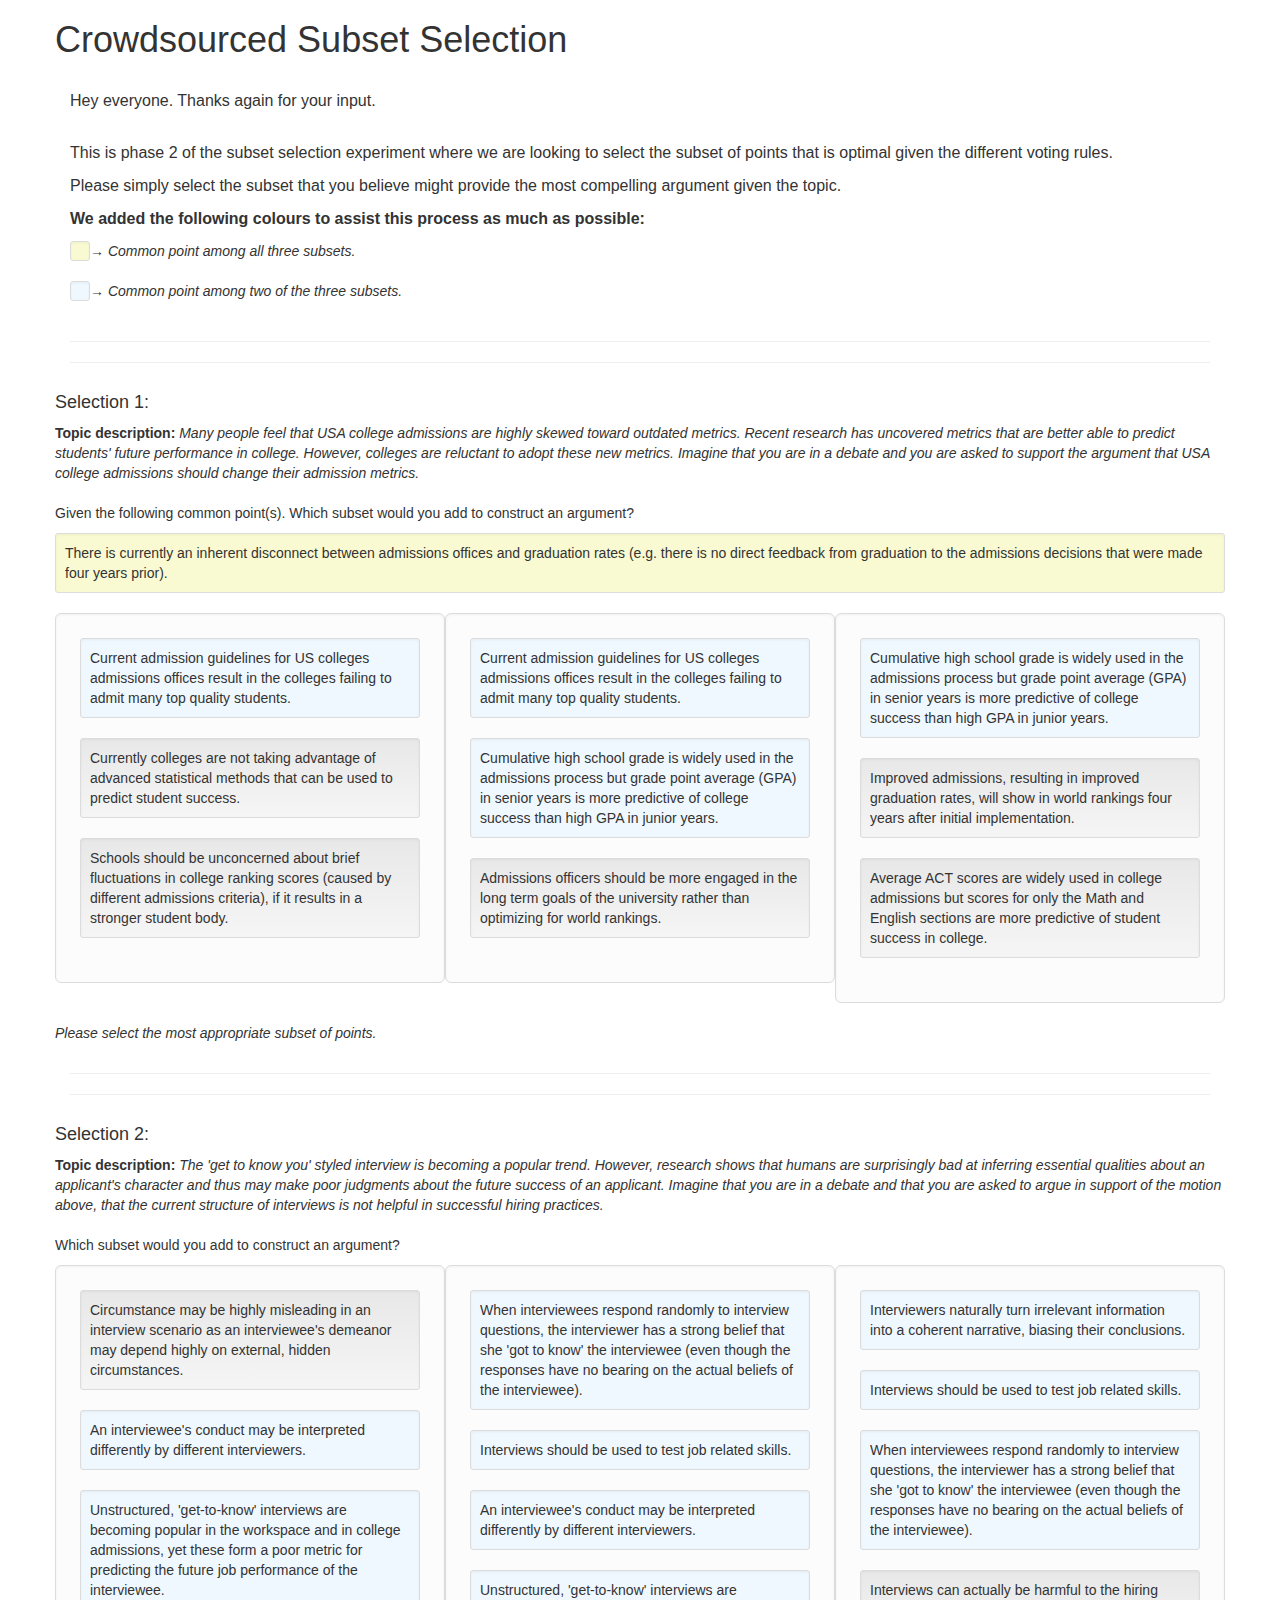
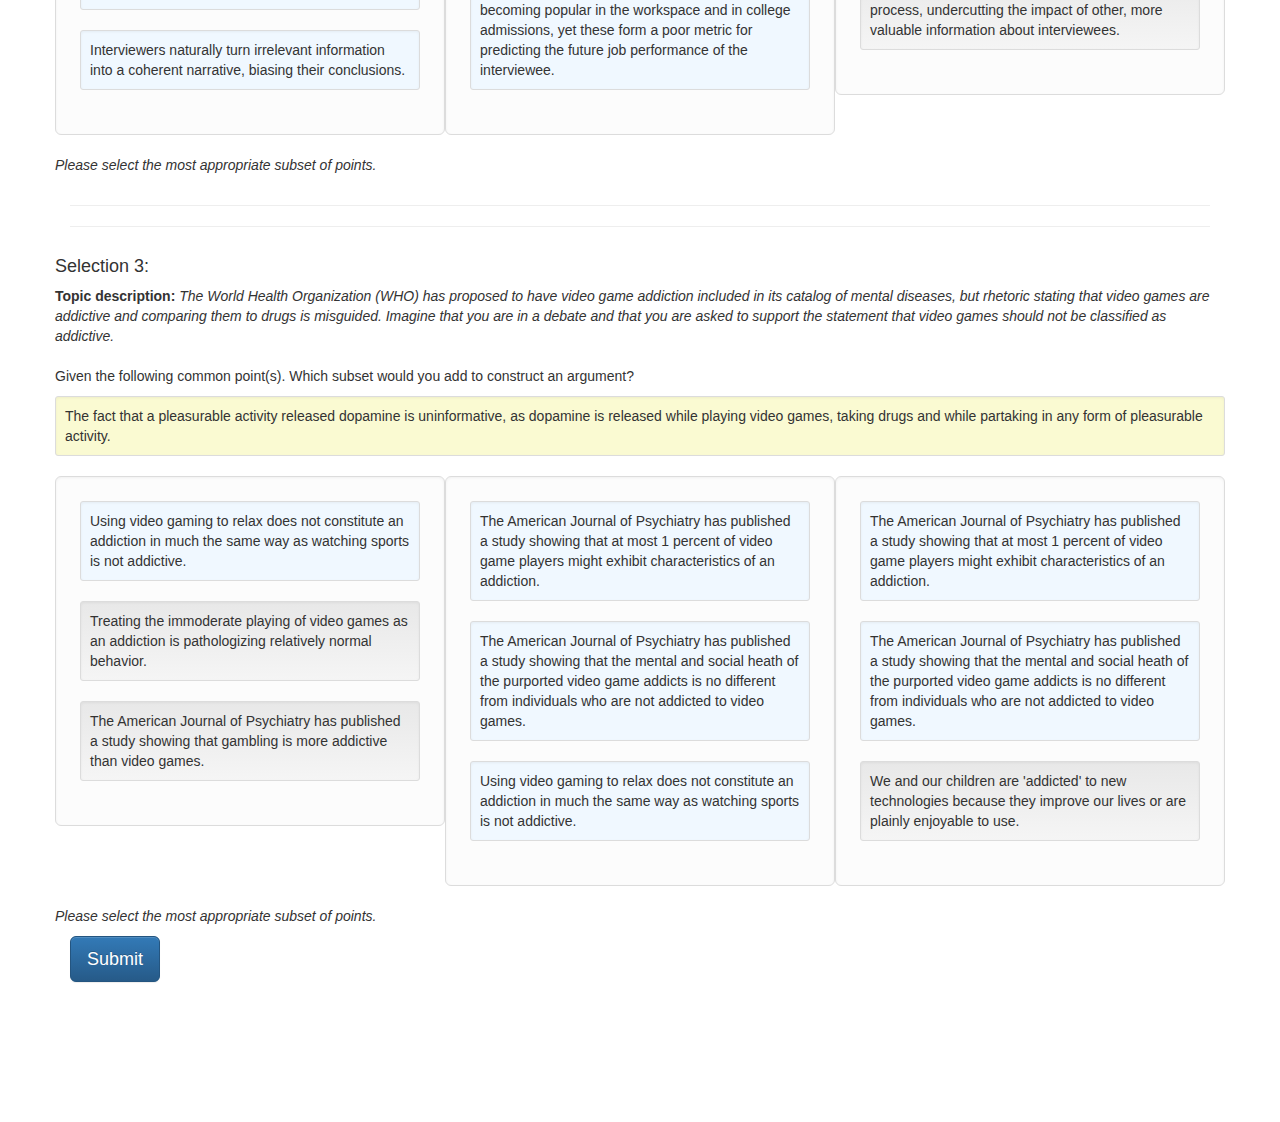
<file: web-selection-form/selection.html>
<!doctype html>
<html class="no-js" lang="">
<head>
    <meta charset="utf-8">
    <meta http-equiv="x-ua-compatible" content="ie=edge">

    <meta charset="utf-8">
    <meta name="viewport" content="width=device-width, initial-scale=1">
    <title>Subset Selection Survey</title>

    <!--<link rel="stylesheet" href="/resources/demos/style.css">-->
    <link rel="shortcut icon" href="favicon.png" type="image/x-icon">
    <style>
        .sortable { list-style-type: none; margin: 0; padding: 0; width: 100%; }
        .sortable li { margin: 1px 5px 5px 1px; padding: 2px; padding-left: 1.5em; font-size: 1.4em; }
        /*#sortable li span { position: absolute; margin-left: -1.3em; }*/
    </style>

    <link rel="stylesheet" href="js/jquery-ui-1.12.1/jquery-ui.min.css">
    <script src="js/jquery-3.2.1.min.js"></script>
    <script src="js/jquery-ui-1.12.1/jquery-ui.min.js"></script>
    <!--<script src="https://code.jquery.com/ui/1.12.1/jquery-ui.js"></script>-->

    <title>Crowdsourced Subset Selection</title>

    <meta name="description" content="">
    <meta name="viewport" content="width=device-width, initial-scale=1">

    <link rel="apple-touch-icon" href="apple-touch-icon.png">
    <!-- Place favicon.ico in the root directory -->

    <link rel="stylesheet" href="css/normalize.css">
    <link rel="stylesheet" href="css/main.css">

    <!-- Latest compiled and minified CSS -->
    <link rel="stylesheet" href="./css/bootstrap.min.css" >

    <!-- Optional theme -->
    <link rel="stylesheet" href="css/bootstrap-theme.min.css" >
    <!-- Latest compiled and minified JavaScript -->
    <script src="js/bootstrap.min.js" ></script>
    <script src="js/vendor/modernizr-2.8.3.min.js"></script>
</head>
<body>
<!--[if lt IE 8]>
<p class="browserupgrade">You are using an <strong>outdated</strong> browser. Please <a href="http://browsehappy.com/">upgrade your browser</a> to improve your experience.</p>
<![endif]-->

<!-- Add your site or application content here -->

<div class="container">
    <div class="row">
        <h1>Crowdsourced Subset Selection</h1>
    </div>

    <br />
    <p style="font-size: medium">
        Hey everyone. Thanks again for your input.
    </p>
    <br />
    <p style="font-size: medium">
        This is phase 2 of the subset selection experiment where we are looking to select the subset of points that is optimal given the different voting rules.
    </p>
    <p style="font-size: medium">
        Please simply select the subset that you believe might provide the most compelling argument given the topic.
    </p>

    <p style="font-size: medium">
        <b>We added the following colours to assist this process as much as possible:</b>
        <table>
        <tr>
            <td><div class="well well-sm common_topics"></div></td>
            <td style="vertical-align: text-top"> &#x2192; <i>Common point among all three subsets.</i></td>
        </tr>
        <tr>
            <td><div class="well well-sm semi_common_topics"></div></td>
            <td style="vertical-align: text-top"> &#x2192; <i>Common point among two of the three subsets.</i></td>
        </tr>
        </table>
    </p>

    <hr />
    <hr />

    <div class="row">
        <h4>Selection 1:</h4>
        <div id="question1">
        </div>
    </div>

    <hr />
    <hr />

    <div class="row">
        <h4>Selection 2:</h4>
        <div id="question2">
        </div>
    </div>

    <hr />
    <hr />

    <div class="row">
        <h4>Selection 3:</h4>
        <div id="question3">
        </div>
    </div>

    <div style="padding-bottom: 10em;">
        <button type="button" class="btn btn-lg btn-primary" id="submitButton">Submit</button>
    </div>
</div>

<script>

//    /**
//     * Randomize array element order in-place.
//     * Using Durstenfeld shuffle algorithm.
//     */
    function shuffleArray(array) {
        for (var i = array.length - 1; i > 0; i--) {
            var j = Math.floor(Math.random() * (i + 1));
            var temp = array[i];
            array[i] = array[j];
            array[j] = temp;
        }
        return array;
    };
//
    function clear_all_selections(element) {
        var options = element.parent().find('div');
        options.removeAttr( 'style' );

        var options = element.parent().find('td');
        options.removeAttr( 'selected' );
    }

    function create_selection(element, answers) {

        console.log(answers)
        element.css('height', '100%')
        var topic_description = $(document.createElement('p'))
        topic_description.append('<b>Topic description: </b>')
        topic_description.append(answers['question_description'])

        topic_description.append('<br/><br/><p>'+ ((answers['common'].length > 0) ? 'Given the following common point(s). ' : '') +'Which subset would you add to construct an argument?</p>')
        for (var c in answers['common']) {
            var common_answer = answers['common'][c]
            var common_topics = $(document.createElement('div'))
            common_topics.addClass("well well-sm common_topics")
            common_topics.text(common_answer)
            topic_description.append(common_topics)
        }

        element.append(topic_description)
//
        for (var answer in shuffleArray(answers['selections'])) {

            var width = element.width()/(answers['selections'].length)
            var column = $(document.createElement( "td" ))
            var choice = $(document.createElement( "div" ))

            column.css('width', width)
            column.addClass('question_selection')
            column.attr('id', answers['selections'][answer]['optionId'])
            column.attr('name', answers['name'])
            column.css('height', '100%')

            choice.addClass("well well-lg")
            choice.css('height', '100%')
            element.append(column)
            column.append(choice)

            var these_answers = answers['selections'][answer]['answers']

            these_answers = shuffleArray(these_answers)

            for (var a in these_answers) {

                var display_answers = $(document.createElement( "div" ))
                display_answers.addClass("well well-sm")

                display_answers.text(these_answers[a])
                choice.append(display_answers)
            }

            column.click( function (e) {

                clear_all_selections($(this))

                $(this).find('div').css('color', '#3c763d')
                $(this).find('div').css('background', '#dff0d8')
                $(this).find('.well.well-sm').css('background', '#f0f0f0')
                $(this).find('div').css('border-color:', '#d6e9c6')

                $(this).attr('selected', 'selected')

                put_back_the_useful_css()
            })
        }

        element.append('<p><i>Please select the most appropriate subset of points.</i></p>')

        put_back_the_useful_css()
    };

    function put_back_the_useful_css() {
        $(".well.well-lg").css('height', '100%')
        var options = $(".well.well-sm")
        var element_texts = options.map(function(i, x) {return x.innerText}).get();

        for (var i in options) {
            var element_text = options[i].innerText

            if (element_texts.indexOf(element_text) > 0 && element_texts.indexOf(element_text) !== parseInt(i)) {
                $(options[i]).css('background', 'aliceblue')
                $(options[element_texts.indexOf(element_text)]).css('background', 'aliceblue')
            }
        }

        $('.common_topics').css('background', 'lightgoldenrodyellow')
        $('.semi_common_topics').css('background', 'aliceblue')
    }

    $(document).ajaxSend(function(event, request, settings) {
        $('#loading-indicator').show();
    });

    $(document).ajaxComplete(function(event, request, settings) {
        $('#loading-indicator').hide();
    });

    $.getJSON("./data/subset-choices.json", function(data) {

        var random_data = shuffleArray(data)

        var question_1 = $('#question1')
        create_selection(question_1, random_data[0])

        var question_2 = $('#question2')
        create_selection(question_2, random_data[1])

        var question_3 = $('#question3')
        create_selection(question_3, random_data[2])
    });

    $('#submitButton').click( function() {

        var selected = $(".question_selection[selected='selected']").get()
        if (selected.length < 3) {
            alert("Please answer all of the questions.");
            return
        }

        var selected_ids = selected.map( function(n, i) {
            var question = $(n).attr('name')
            var id = $(n).attr('id')
            return {
                "selected_id": id,
                "question": question
            }
        });

        var data = {
            "choices": selected_ids,
            "time": Date.now()
        }

        $.ajax ({
            type: "POST",
            url: 'https://54w56om3u3.execute-api.us-east-1.amazonaws.com/test',
            dataType: 'application/json',
            async: false,
            data: JSON.stringify(data),
            success: function () {
                $('#loading-indicator').hide();
                alert("Thanks a lot! We appreciate it.");
                window.location = "http://www.google.com";
            },
            error: function() {
                $('#loading-indicator').hide();
                alert("Thanks a lot! We appreciate it.");
                window.location = "http://www.google.com";
            }
        })

    });

</script>


<script>
    (function(b,o,i,l,e,r){b.GoogleAnalyticsObject=l;b[l]||(b[l]=
        function(){(b[l].q=b[l].q||[]).push(arguments)});b[l].l=+new Date;
        e=o.createElement(i);r=o.getElementsByTagName(i)[0];
        e.src='https://www.google-analytics.com/analytics.js';
        r.parentNode.insertBefore(e,r)}(window,document,'script','ga'));
    ga('create','UA-XXXXX-X','auto');ga('send','pageview');
</script>
</body>
</html>
</file>
<file: web-selection-form/css/main.css>
/*! HTML5 Boilerplate v5.3.0 | MIT License | https://html5boilerplate.com/ */

/*
 * What follows is the result of much research on cross-browser styling.
 * Credit left inline and big thanks to Nicolas Gallagher, Jonathan Neal,
 * Kroc Camen, and the H5BP dev community and team.
 */

/* ==========================================================================
   Base styles: opinionated defaults
   ========================================================================== */

html {
    color: #222;
    font-size: 1em;
    line-height: 1.4;
}

/*
 * Remove text-shadow in selection highlight:
 * https://twitter.com/miketaylr/status/12228805301
 *
 * These selection rule sets have to be separate.
 * Customize the background color to match your design.
 */

::-moz-selection {
    background: #b3d4fc;
    text-shadow: none;
}

::selection {
    background: #b3d4fc;
    text-shadow: none;
}

/*
 * A better looking default horizontal rule
 */

hr {
    display: block;
    height: 1px;
    border: 0;
    border-top: 1px solid #ccc;
    margin: 1em 0;
    padding: 0;
}

/*
 * Remove the gap between audio, canvas, iframes,
 * images, videos and the bottom of their containers:
 * https://github.com/h5bp/html5-boilerplate/issues/440
 */

audio,
canvas,
iframe,
img,
svg,
video {
    vertical-align: middle;
}

/*
 * Remove default fieldset styles.
 */

fieldset {
    border: 0;
    margin: 0;
    padding: 0;
}

/*
 * Allow only vertical resizing of textareas.
 */

textarea {
    resize: vertical;
}

/* ==========================================================================
   Browser Upgrade Prompt
   ========================================================================== */

.browserupgrade {
    margin: 0.2em 0;
    background: #ccc;
    color: #000;
    padding: 0.2em 0;
}

/* ==========================================================================
   Author's custom styles
   ========================================================================== */

.well.well-lg {
    background: #fcfcfc;
}

.question_selection {
    cursor: pointer;
}


#loading-indicator {
    position: absolute;
    left: 10px;
    top: 10px;
}











/* ==========================================================================
   Helper classes
   ========================================================================== */

/*
 * Hide visually and from screen readers
 */

.hidden {
    display: none !important;
}

/*
 * Hide only visually, but have it available for screen readers:
 * http://snook.ca/archives/html_and_css/hiding-content-for-accessibility
 */

.visuallyhidden {
    border: 0;
    clip: rect(0 0 0 0);
    height: 1px;
    margin: -1px;
    overflow: hidden;
    padding: 0;
    position: absolute;
    width: 1px;
}

/*
 * Extends the .visuallyhidden class to allow the element
 * to be focusable when navigated to via the keyboard:
 * https://www.drupal.org/node/897638
 */

.visuallyhidden.focusable:active,
.visuallyhidden.focusable:focus {
    clip: auto;
    height: auto;
    margin: 0;
    overflow: visible;
    position: static;
    width: auto;
}

/*
 * Hide visually and from screen readers, but maintain layout
 */

.invisible {
    visibility: hidden;
}

/*
 * Clearfix: contain floats
 *
 * For modern browsers
 * 1. The space content is one way to avoid an Opera bug when the
 *    `contenteditable` attribute is included anywhere else in the document.
 *    Otherwise it causes space to appear at the top and bottom of elements
 *    that receive the `clearfix` class.
 * 2. The use of `table` rather than `block` is only necessary if using
 *    `:before` to contain the top-margins of child elements.
 */

.clearfix:before,
.clearfix:after {
    content: " "; /* 1 */
    display: table; /* 2 */
}

.clearfix:after {
    clear: both;
}

/* ==========================================================================
   EXAMPLE Media Queries for Responsive Design.
   These examples override the primary ('mobile first') styles.
   Modify as content requires.
   ========================================================================== */

@media only screen and (min-width: 35em) {
    /* Style adjustments for viewports that meet the condition */
}

@media print,
       (-webkit-min-device-pixel-ratio: 1.25),
       (min-resolution: 1.25dppx),
       (min-resolution: 120dpi) {
    /* Style adjustments for high resolution devices */
}

/* ==========================================================================
   Print styles.
   Inlined to avoid the additional HTTP request:
   http://www.phpied.com/delay-loading-your-print-css/
   ========================================================================== */

@media print {
    *,
    *:before,
    *:after,
    *:first-letter,
    *:first-line {
        background: transparent !important;
        color: #000 !important; /* Black prints faster:
                                   http://www.sanbeiji.com/archives/953 */
        box-shadow: none !important;
        text-shadow: none !important;
    }

    a,
    a:visited {
        text-decoration: underline;
    }

    a[href]:after {
        content: " (" attr(href) ")";
    }

    abbr[title]:after {
        content: " (" attr(title) ")";
    }

    /*
     * Don't show links that are fragment identifiers,
     * or use the `javascript:` pseudo protocol
     */

    a[href^="#"]:after,
    a[href^="javascript:"]:after {
        content: "";
    }

    pre,
    blockquote {
        border: 1px solid #999;
        page-break-inside: avoid;
    }

    /*
     * Printing Tables:
     * http://css-discuss.incutio.com/wiki/Printing_Tables
     */

    thead {
        display: table-header-group;
    }

    tr,
    img {
        page-break-inside: avoid;
    }

    img {
        max-width: 100% !important;
    }

    p,
    h2,
    h3 {
        orphans: 3;
        widows: 3;
    }

    h2,
    h3 {
        page-break-after: avoid;
    }
}
</file>
